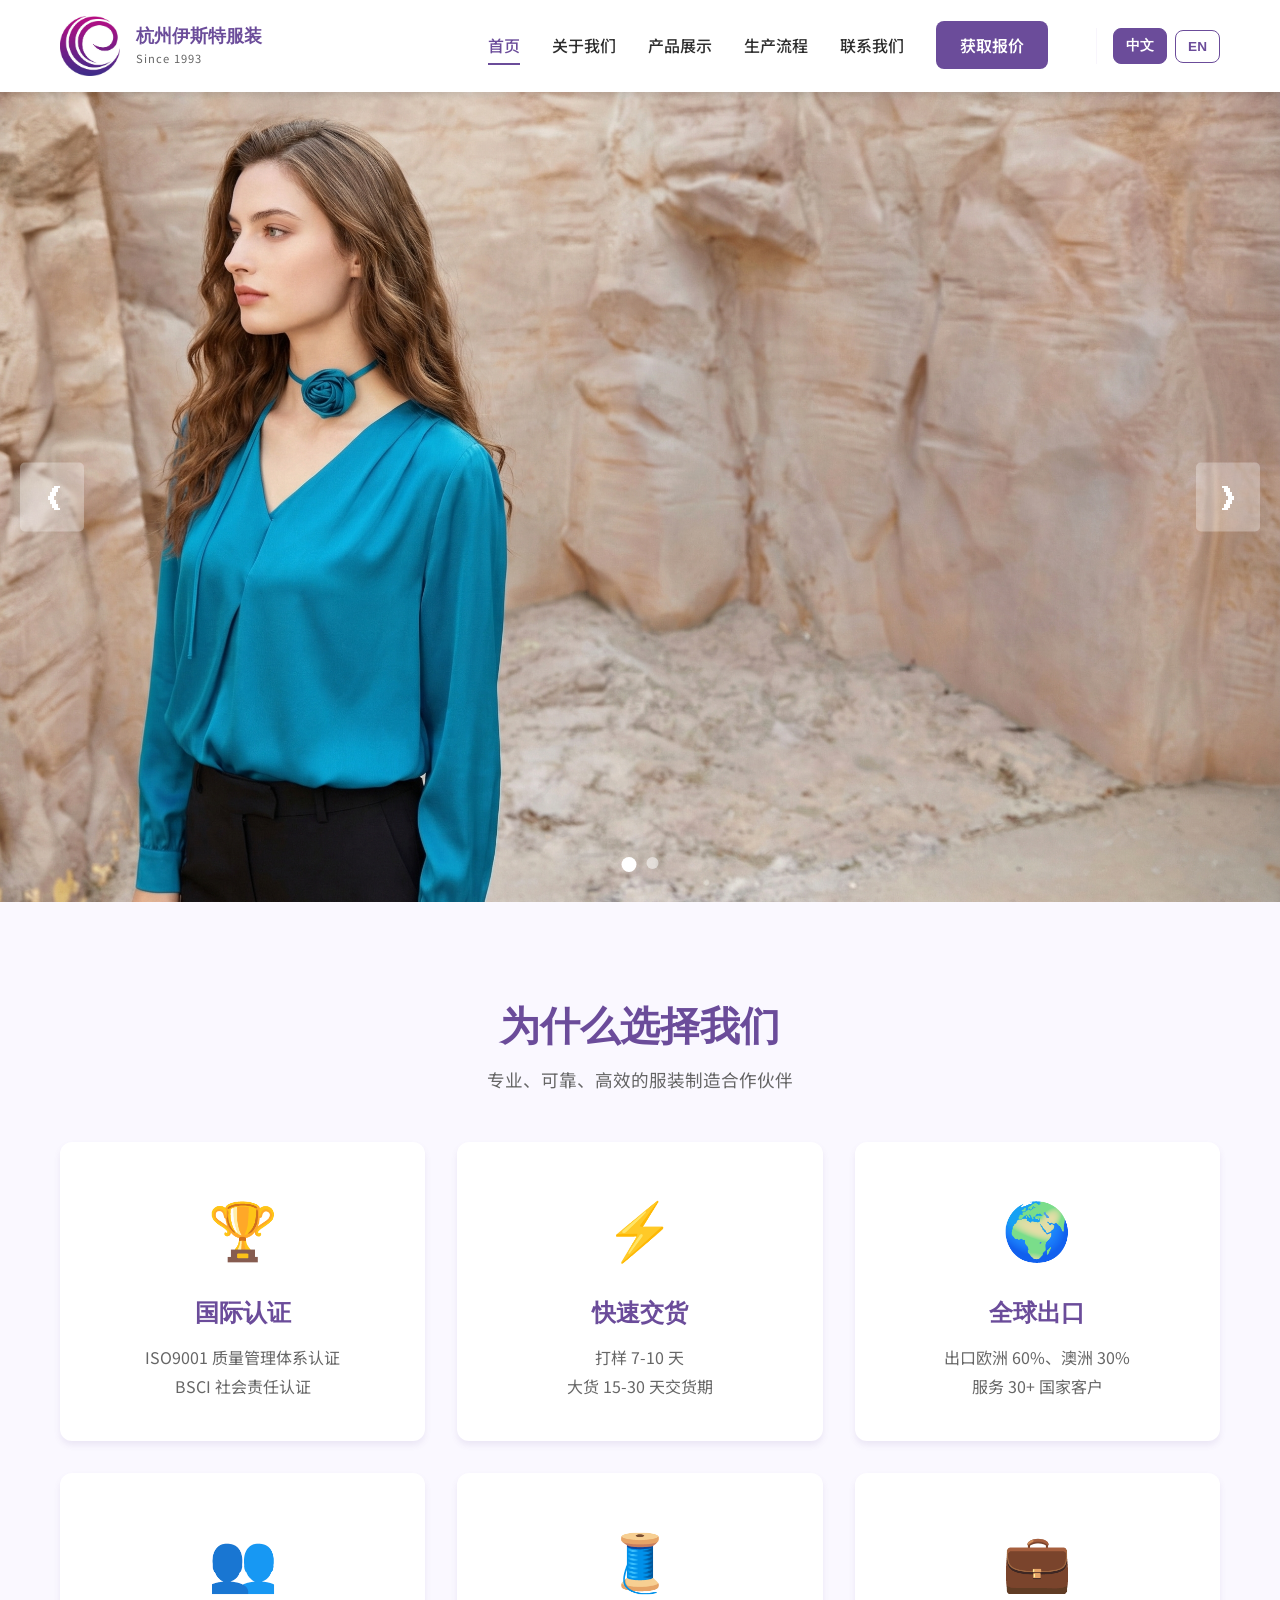
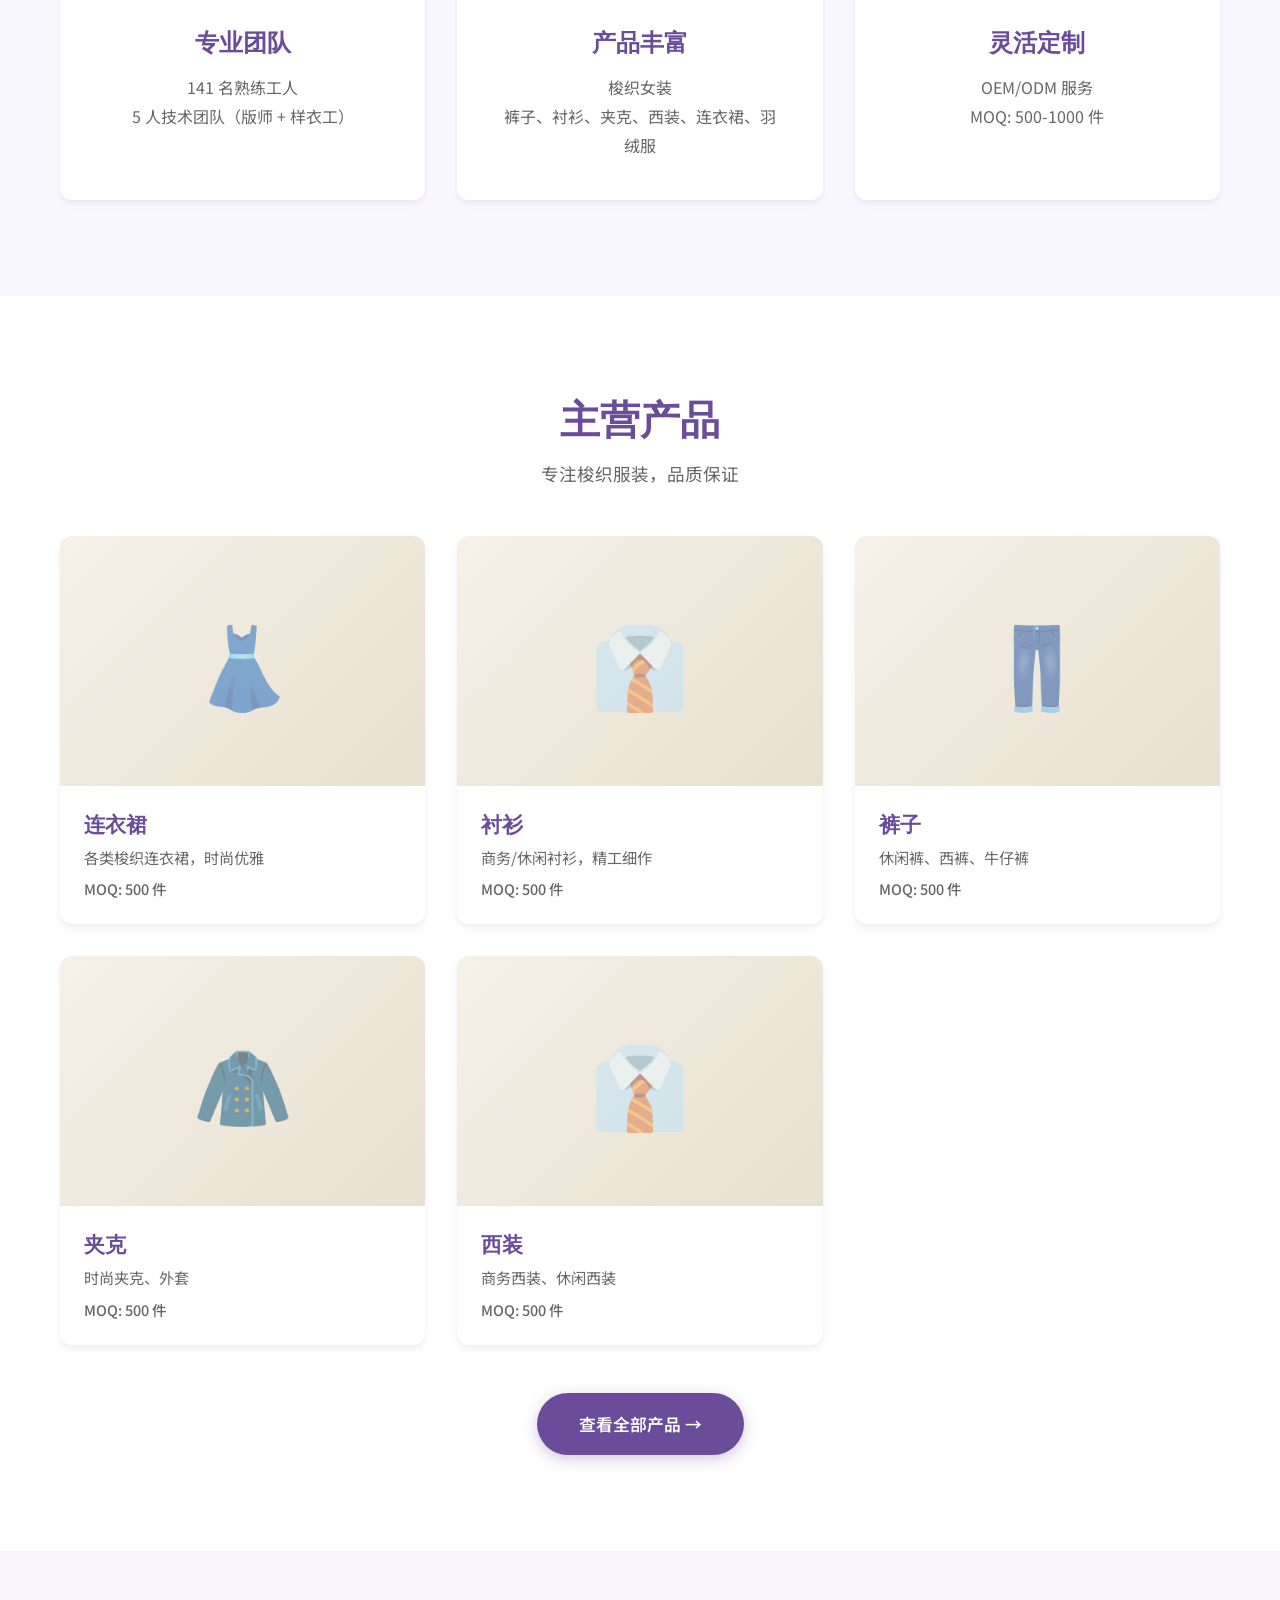
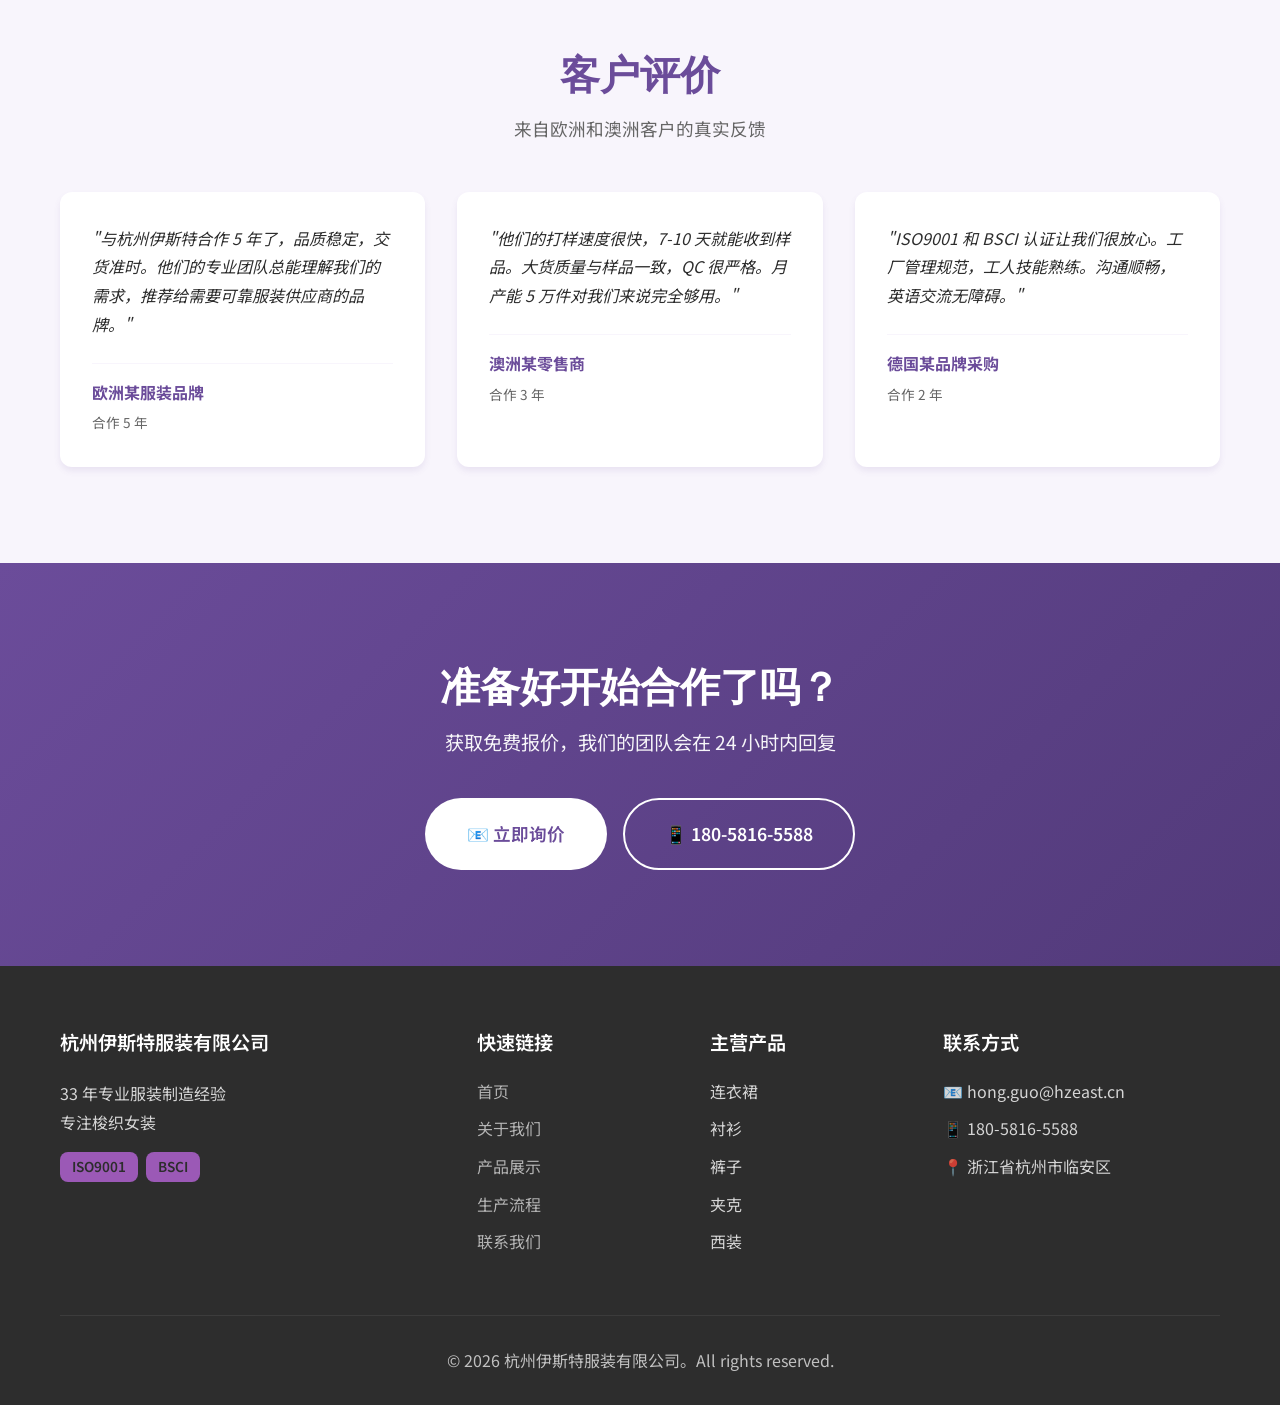
<file: index.html>
<!DOCTYPE html>
<html lang="zh-CN">
<head>
    <meta charset="UTF-8">
    <meta name="viewport" content="width=device-width, initial-scale=1.0">
    
    <!-- SEO -->
    <title>杭州伊斯特服装有限公司 | 33 年专业梭织女装制造商</title>
    <meta name="description" content="33 年服装制造经验，专注梭织女装。ISO9001&BSCI 认证，月产能 50,000 件，出口欧洲澳洲 30+ 国家。免费打样，快速交货。">
    <meta name="keywords" content="服装厂，女装制造，梭织服装，杭州服装厂，服装代工，BSCI 认证">
    
    <!-- Open Graph -->
    <meta property="og:title" content="杭州伊斯特服装 - 专业服装制造商 since 1993">
    <meta property="og:description" content="33 年经验，ISO9001 认证，月产能 5 万件，出口欧洲澳洲">
    <meta property="og:type" content="website">
    <meta property="og:image" content="images/og-image.jpg">
    
    <!-- 样式 -->
    <link rel="stylesheet" href="css/style.css">
    <link rel="preconnect" href="https://fonts.googleapis.com">
    <link href="https://fonts.googleapis.com/css2?family=Noto+Sans+SC:wght@300;400;500;700&family=Playfair+Display:wght@600;700&display=swap" rel="stylesheet">
</head>
<body>
    <!-- 导航栏 -->
    <header class="header">
        <nav class="navbar">
            <div class="container nav-container">
                <a href="index.html" class="logo">
                    <img src="images/logo.png" alt="杭州伊斯特服装 Logo" class="logo-image">
                    <div class="logo-text-wrapper">
                        <span class="logo-text-cn" data-i18n="logo-text">杭州伊斯特服装</span>
                        <span class="logo-text-en" data-i18n="logo-text-en" style="display:none;">East Clothing</span>
                        <span class="logo-sub">Since 1993</span>
                    </div>
                </a>
                <ul class="nav-menu">
                    <li><a href="index.html" class="nav-link active" data-i18n="nav-home">首页</a></li>
                    <li><a href="pages/about.html" class="nav-link" data-i18n="nav-about">关于我们</a></li>
                    <li><a href="pages/products.html" class="nav-link" data-i18n="nav-products">产品展示</a></li>
                    <li><a href="pages/process.html" class="nav-link" data-i18n="nav-process">生产流程</a></li>
                    <li><a href="pages/contact.html" class="nav-link" data-i18n="nav-contact">联系我们</a></li>
                    <li><a href="pages/contact.html" class="btn-quote" data-i18n="nav-quote">获取报价</a></li>
                    <li class="lang-switcher">
                        <button class="lang-switch-btn active" data-lang="zh" onclick="i18n.setLanguage('zh')">中文</button>
                        <button class="lang-switch-btn" data-lang="en" onclick="i18n.setLanguage('en')">EN</button>
                    </li>
                </ul>
                <button class="mobile-menu-btn" aria-label="菜单">
                    <span></span>
                    <span></span>
                    <span></span>
                </button>
            </div>
        </nav>
    </header>

    <main>
        <!-- Hero 轮播 Banner (2 张) -->
        <section class="hero-slider">
            <div class="slider-container">
                <!-- Banner 1: hero banner.jpg -->
                <div class="slider-slide active">
                    <img src="uploads/banner1.jpg" alt="杭州伊斯特服装" class="slider-image">
                </div>
                <!-- Banner 2: banner2.jpg -->
                <div class="slider-slide">
                    <img src="uploads/banner2.jpg" alt="生产车间" class="slider-image">
                </div>
            </div>
            <!-- 轮播控制 -->
            <button class="slider-prev" onclick="slider.prev()">&#10094;</button>
            <button class="slider-next" onclick="slider.next()">&#10095;</button>
            <div class="slider-dots">
                <span class="dot active" onclick="slider.goToSlide(0)"></span>
                <span class="dot" onclick="slider.goToSlide(1)"></span>
            </div>
        </section>

        <!-- 核心优势 -->
        <section class="features">
            <div class="container">
                <h2 class="section-title" data-i18n="features-title">为什么选择我们</h2>
                <p class="section-subtitle" data-i18n="features-subtitle">专业、可靠、高效的服装制造合作伙伴</p>
                <div class="features-grid">
                    <div class="feature-card">
                        <div class="feature-icon">🏆</div>
                        <h3 data-i18n="feature-cert-title">国际认证</h3>
                        <p data-i18n="feature-cert-desc">ISO9001 质量管理体系认证<br>BSCI 社会责任认证</p>
                    </div>
                    <div class="feature-card">
                        <div class="feature-icon">⚡</div>
                        <h3 data-i18n="feature-delivery-title">快速交货</h3>
                        <p data-i18n="feature-delivery-desc">打样 7-10 天<br>大货 15-30 天交货期</p>
                    </div>
                    <div class="feature-card">
                        <div class="feature-icon">🌍</div>
                        <h3 data-i18n="feature-global-title">全球出口</h3>
                        <p data-i18n="feature-global-desc">出口欧洲 60%、澳洲 30%<br>服务 30+ 国家客户</p>
                    </div>
                    <div class="feature-card">
                        <div class="feature-icon">👥</div>
                        <h3 data-i18n="feature-team-title">专业团队</h3>
                        <p data-i18n="feature-team-desc">141 名熟练工人<br>5 人技术团队（版师 + 样衣工）</p>
                    </div>
                    <div class="feature-card">
                        <div class="feature-icon">🧵</div>
                        <h3 data-i18n="feature-products-title">产品丰富</h3>
                        <p data-i18n="feature-products-desc">梭织女装<br>裤子、衬衫、夹克、西装、连衣裙、羽绒服</p>
                    </div>
                    <div class="feature-card">
                        <div class="feature-icon">💼</div>
                        <h3 data-i18n="feature-custom-title">灵活定制</h3>
                        <p data-i18n="feature-custom-desc">OEM/ODM 服务<br>MOQ: 500-1000 件</p>
                    </div>
                </div>
            </div>
        </section>

        <!-- 产品展示 -->
        <section class="products-preview">
            <div class="container">
                <h2 class="section-title" data-i18n="products-title">主营产品</h2>
                <p class="section-subtitle" data-i18n="products-subtitle">专注梭织服装，品质保证</p>
                <div class="products-grid">
                    <div class="product-card">
                        <div class="product-image" style="background: linear-gradient(135deg, #f5f1e8 0%, #e8e0d0 100%);">
                            <span class="product-placeholder">👗</span>
                        </div>
                        <h3 data-i18n="product-dress">连衣裙</h3>
                        <p class="product-desc" data-i18n="product-dress-desc">各类梭织连衣裙，时尚优雅</p>
                        <p class="product-moq" data-i18n="product-moq">MOQ: 500 件</p>
                    </div>
                    <div class="product-card">
                        <div class="product-image" style="background: linear-gradient(135deg, #f5f1e8 0%, #e8e0d0 100%);">
                            <span class="product-placeholder">👔</span>
                        </div>
                        <h3 data-i18n="product-shirt">衬衫</h3>
                        <p class="product-desc" data-i18n="product-shirt-desc">商务/休闲衬衫，精工细作</p>
                        <p class="product-moq" data-i18n="product-moq">MOQ: 500 件</p>
                    </div>
                    <div class="product-card">
                        <div class="product-image" style="background: linear-gradient(135deg, #f5f1e8 0%, #e8e0d0 100%);">
                            <span class="product-placeholder">👖</span>
                        </div>
                        <h3 data-i18n="product-pants">裤子</h3>
                        <p class="product-desc" data-i18n="product-pants-desc">休闲裤、西裤、牛仔裤</p>
                        <p class="product-moq" data-i18n="product-moq">MOQ: 500 件</p>
                    </div>
                    <div class="product-card">
                        <div class="product-image" style="background: linear-gradient(135deg, #f5f1e8 0%, #e8e0d0 100%);">
                            <span class="product-placeholder">🧥</span>
                        </div>
                        <h3 data-i18n="product-jacket">夹克</h3>
                        <p class="product-desc" data-i18n="product-jacket-desc">时尚夹克、外套</p>
                        <p class="product-moq" data-i18n="product-moq">MOQ: 500 件</p>
                    </div>
                    <div class="product-card">
                        <div class="product-image" style="background: linear-gradient(135deg, #f5f1e8 0%, #e8e0d0 100%);">
                            <span class="product-placeholder">👔</span>
                        </div>
                        <h3 data-i18n="product-suit">西装</h3>
                        <p class="product-desc" data-i18n="product-suit-desc">商务西装、休闲西装</p>
                        <p class="product-moq" data-i18n="product-moq">MOQ: 500 件</p>
                    </div>
                </div>
                <div class="products-more">
                    <a href="pages/products.html" class="btn btn-primary" data-i18n="products-more">查看全部产品 →</a>
                </div>
            </div>
        </section>

        <!-- 客户见证 -->
        <section class="testimonials">
            <div class="container">
                <h2 class="section-title" data-i18n="testimonials-title">客户评价</h2>
                <p class="section-subtitle" data-i18n="testimonials-subtitle">来自欧洲和澳洲客户的真实反馈</p>
                <div class="testimonials-grid">
                    <div class="testimonial-card">
                        <div class="testimonial-content">
                            <p>"与杭州伊斯特合作 5 年了，品质稳定，交货准时。他们的专业团队总能理解我们的需求，推荐给需要可靠服装供应商的品牌。"</p>
                        </div>
                        <div class="testimonial-author">
                            <div class="author-info">
                                <strong>欧洲某服装品牌</strong>
                                <span>合作 5 年</span>
                            </div>
                        </div>
                    </div>
                    <div class="testimonial-card">
                        <div class="testimonial-content">
                            <p>"他们的打样速度很快，7-10 天就能收到样品。大货质量与样品一致，QC 很严格。月产能 5 万件对我们来说完全够用。"</p>
                        </div>
                        <div class="testimonial-author">
                            <div class="author-info">
                                <strong>澳洲某零售商</strong>
                                <span>合作 3 年</span>
                            </div>
                        </div>
                    </div>
                    <div class="testimonial-card">
                        <div class="testimonial-content">
                            <p>"ISO9001 和 BSCI 认证让我们很放心。工厂管理规范，工人技能熟练。沟通顺畅，英语交流无障碍。"</p>
                        </div>
                        <div class="testimonial-author">
                            <div class="author-info">
                                <strong>德国某品牌采购</strong>
                                <span>合作 2 年</span>
                            </div>
                        </div>
                    </div>
                </div>
            </div>
        </section>

        <!-- CTA 区域 -->
        <section class="cta">
            <div class="container">
                <h2 data-i18n="cta-title">准备好开始合作了吗？</h2>
                <p data-i18n="cta-subtitle">获取免费报价，我们的团队会在 24 小时内回复</p>
                <div class="cta-buttons">
                    <a href="pages/contact.html" class="btn btn-white btn-large" data-i18n="cta-button">
                        📧 立即询价
                    </a>
                    <a href="tel:18058165588" class="btn btn-outline btn-large" data-i18n="cta-phone">
                        📱 180-5816-5588
                    </a>
                </div>
            </div>
        </section>
    </main>

    <!-- 页脚 -->
    <footer class="footer">
        <div class="container">
            <div class="footer-grid">
                <div class="footer-col">
                    <h4 data-i18n="footer-company">杭州伊斯特服装有限公司</h4>
                    <p data-i18n="footer-desc">33 年专业服装制造经验<br>专注梭织女装</p>
                    <div class="footer-certifications">
                        <span class="cert-badge">ISO9001</span>
                        <span class="cert-badge">BSCI</span>
                    </div>
                </div>
                <div class="footer-col">
                    <h4 data-i18n="footer-links">快速链接</h4>
                    <ul>
                        <li><a href="index.html" data-i18n="nav-home">首页</a></li>
                        <li><a href="pages/about.html" data-i18n="nav-about">关于我们</a></li>
                        <li><a href="pages/products.html" data-i18n="nav-products">产品展示</a></li>
                        <li><a href="pages/process.html" data-i18n="nav-process">生产流程</a></li>
                        <li><a href="pages/contact.html" data-i18n="nav-contact">联系我们</a></li>
                    </ul>
                </div>
                <div class="footer-col">
                    <h4 data-i18n="footer-products">主营产品</h4>
                    <ul>
                        <li data-i18n="product-dress">连衣裙</li>
                        <li data-i18n="product-shirt">衬衫</li>
                        <li data-i18n="product-pants">裤子</li>
                        <li data-i18n="product-jacket">夹克</li>
                        <li data-i18n="product-suit">西装</li>
                    </ul>
                </div>
                <div class="footer-col">
                    <h4 data-i18n="footer-contact">联系方式</h4>
                    <ul class="contact-info">
                        <li>📧 hong.guo@hzeast.cn</li>
                        <li>📱 180-5816-5588</li>
                        <li>📍 浙江省杭州市临安区</li>
                    </ul>
                </div>
            </div>
            <div class="footer-bottom">
                <p data-i18n="footer-rights">&copy; 2026 杭州伊斯特服装有限公司。All rights reserved.</p>
            </div>
        </div>
    </footer>

    <script src="js/i18n.js"></script>
    <script src="js/main.js"></script>
</body>
</html>
</file>
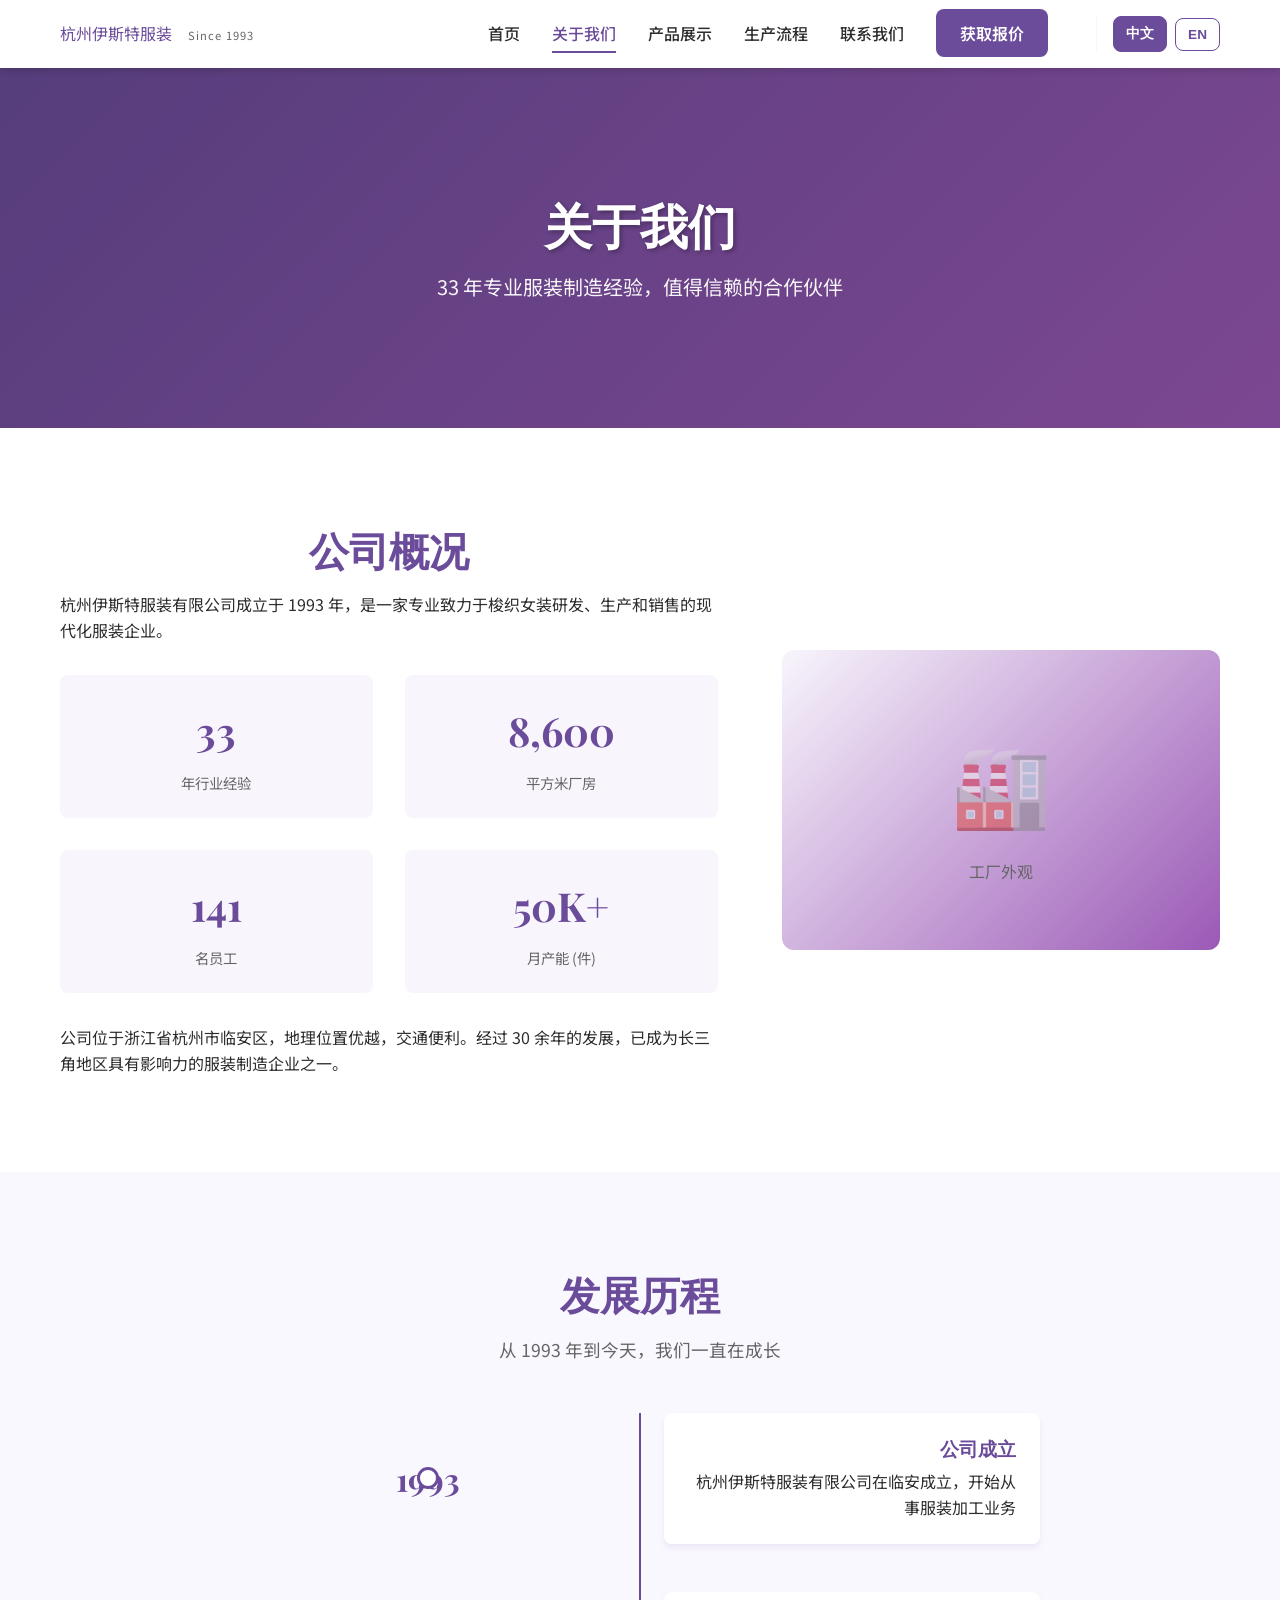
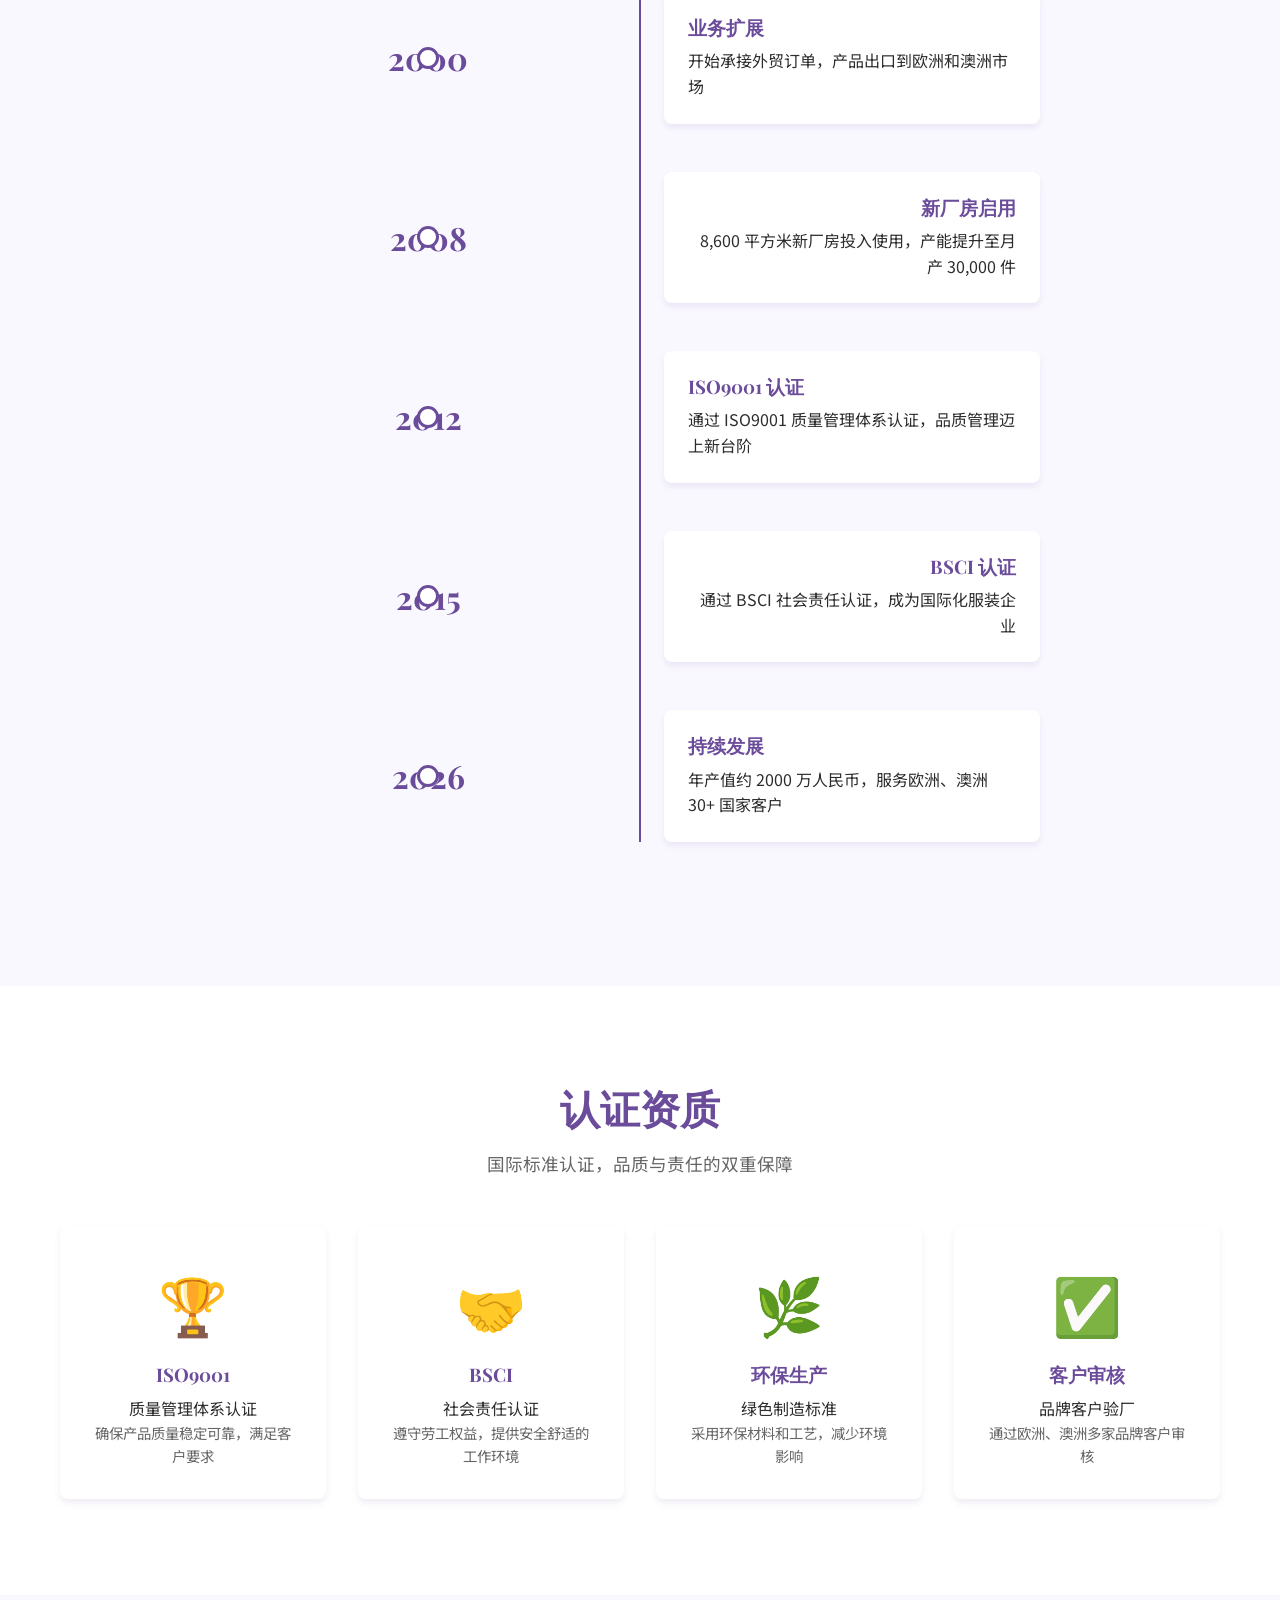
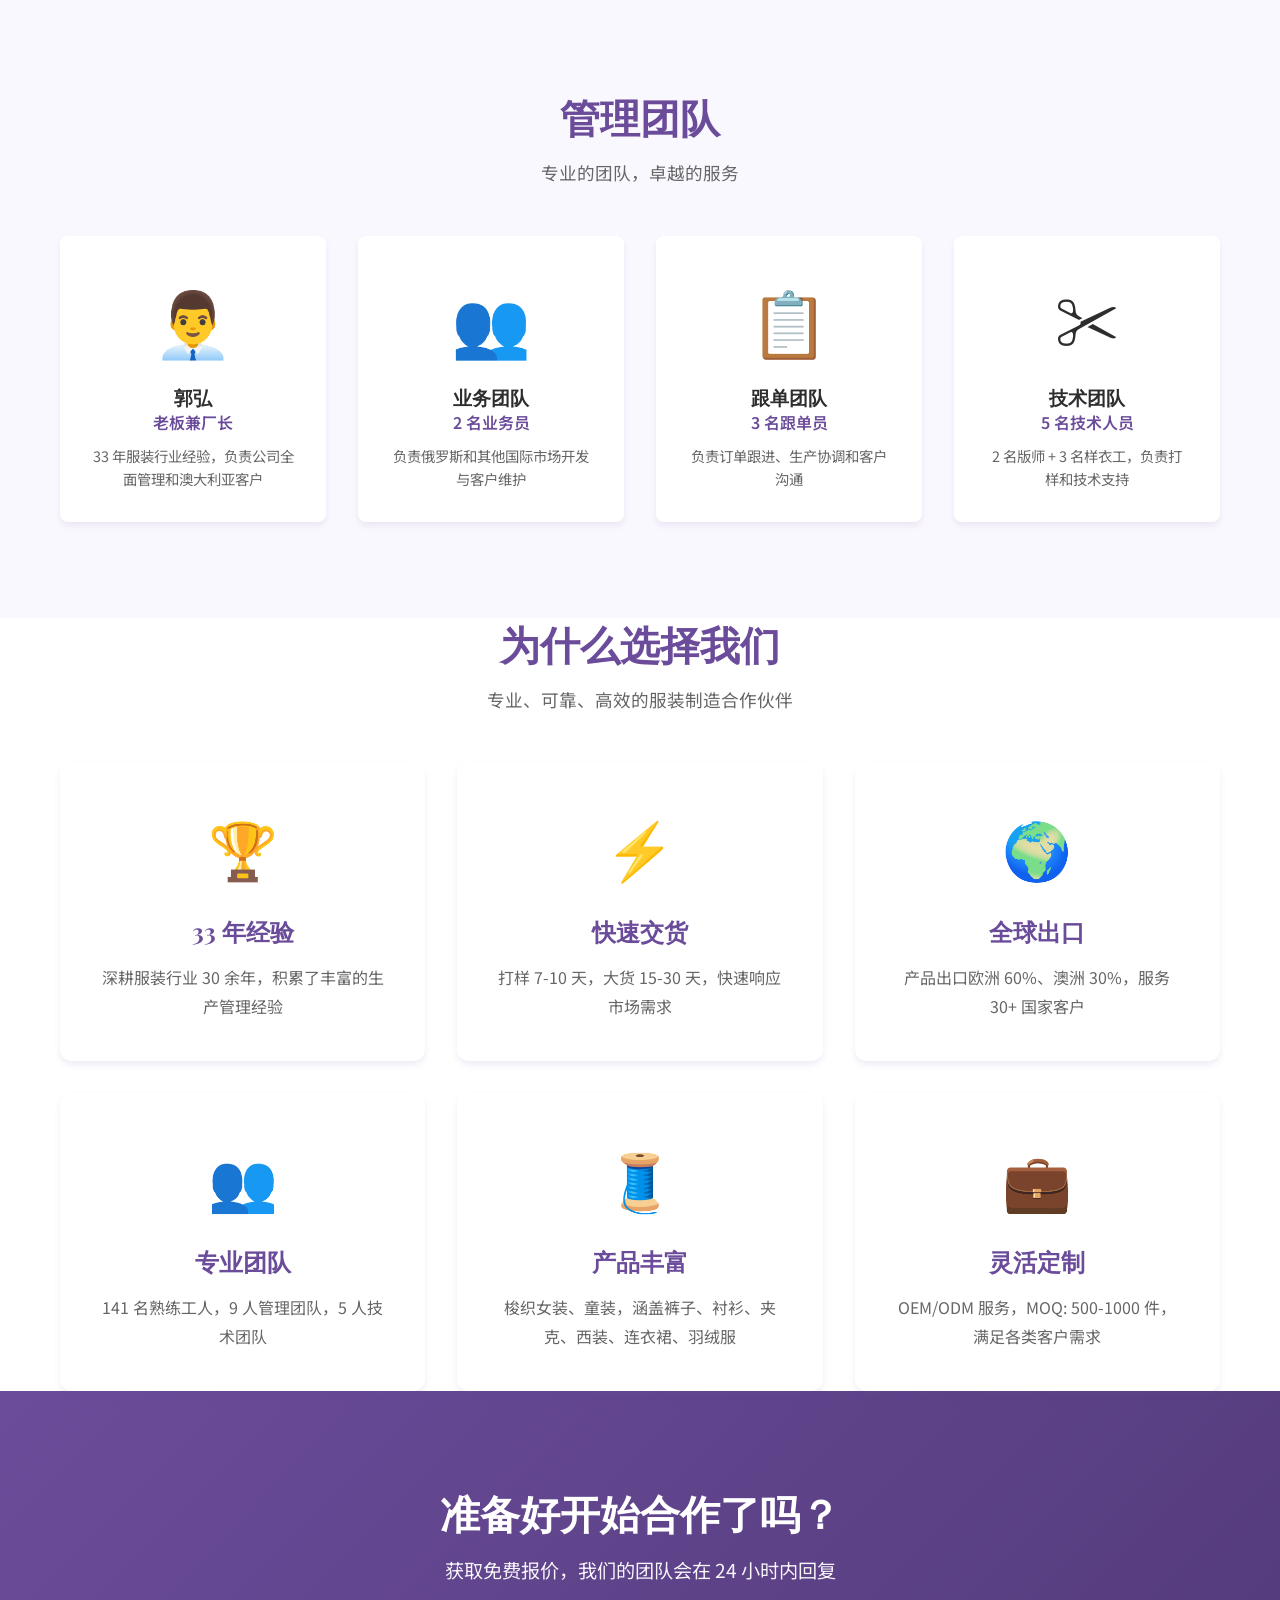
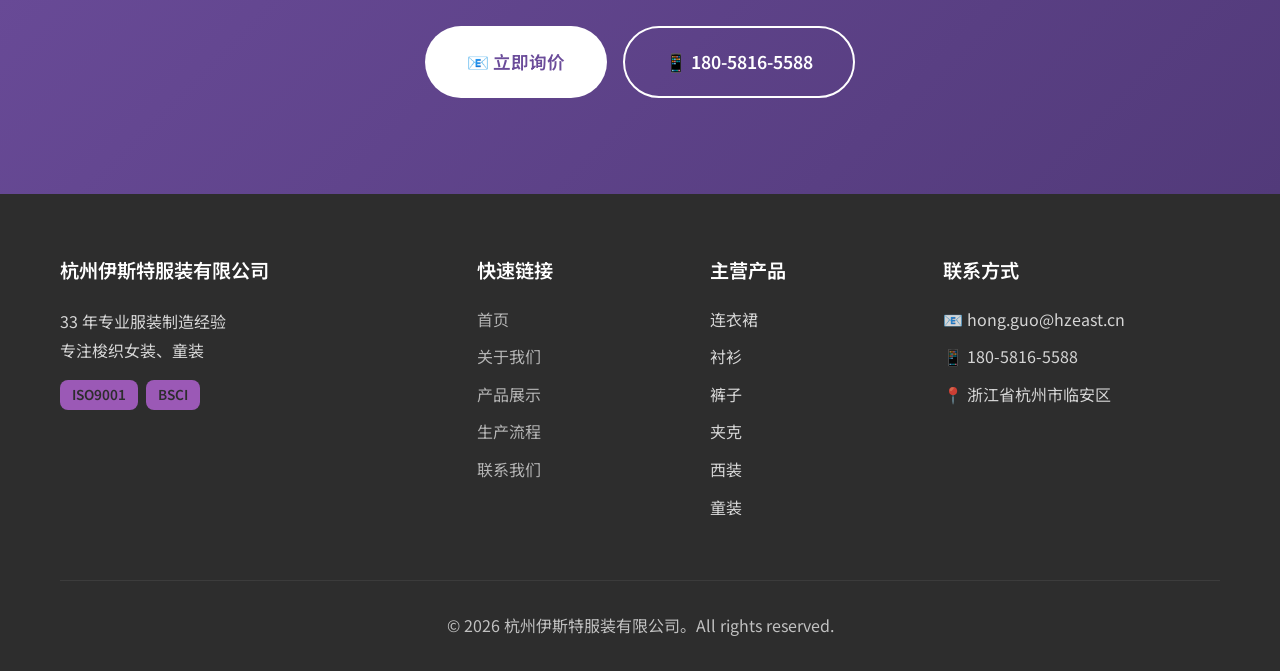
<file: pages/about.html>
<!DOCTYPE html>
<html lang="zh-CN">
<head>
    <meta charset="UTF-8">
    <meta name="viewport" content="width=device-width, initial-scale=1.0">
    
    <!-- SEO -->
    <title data-i18n-page="about-title">关于我们 | 杭州伊斯特服装有限公司 - 33 年专业服装制造商</title>
    <meta name="description" content="杭州伊斯特服装有限公司成立于 1993 年，33 年专业服装制造经验。ISO9001 & BSCI 认证，141 名熟练工人，月产能 50,000 件，出口欧洲澳洲 30+ 国家。">
    <meta name="keywords" content="杭州伊斯特服装，服装厂历史，ISO9001 认证，BSCI 认证，服装制造企业">
    
    <!-- 样式 -->
    <link rel="stylesheet" href="../css/style.css">
    <link rel="stylesheet" href="../css/pages.css">
    <link href="https://fonts.googleapis.com/css2?family=Noto+Sans+SC:wght@300;400;500;700&family=Playfair+Display:wght@600;700&display=swap" rel="stylesheet">
</head>
<body>
    <!-- 导航栏 -->
    <header class="header">
        <nav class="navbar">
            <div class="container nav-container">
                <a href="../index.html" class="logo">
                    <span class="logo-text">杭州伊斯特服装</span>
                    <span class="logo-sub">Since 1993</span>
                </a>
                <ul class="nav-menu">
                    <li><a href="../index.html" class="nav-link" data-i18n="nav-home">首页</a></li>
                    <li><a href="about.html" class="nav-link active" data-i18n="nav-about">关于我们</a></li>
                    <li><a href="products.html" class="nav-link" data-i18n="nav-products">产品展示</a></li>
                    <li><a href="process.html" class="nav-link" data-i18n="nav-process">生产流程</a></li>
                    <li><a href="contact.html" class="nav-link" data-i18n="nav-contact">联系我们</a></li>
                    <li><a href="contact.html" class="btn-quote" data-i18n="nav-quote">获取报价</a></li>
                    <li class="lang-switcher">
                        <button class="lang-switch-btn active" data-lang="zh" onclick="i18n.setLanguage('zh')">中文</button>
                        <button class="lang-switch-btn" data-lang="en" onclick="i18n.setLanguage('en')">EN</button>
                    </li>
                </ul>
                <button class="mobile-menu-btn" aria-label="菜单">
                    <span></span>
                    <span></span>
                    <span></span>
                </button>
            </div>
        </nav>
    </header>

    <main>
        <!-- Page Hero -->
        <section class="page-hero">
            <div class="page-hero-overlay"></div>
            <div class="container page-hero-content">
                <h1 data-i18n="about-hero-title">关于我们</h1>
                <p data-i18n="about-hero-subtitle">33 年专业服装制造经验，值得信赖的合作伙伴</p>
            </div>
        </section>

        <!-- 公司概况 -->
        <section class="about-intro">
            <div class="container">
                <div class="about-grid">
                    <div class="about-text">
                        <h2 class="section-title" data-i18n="about-section-title">公司概况</h2>
                        <p class="lead" data-i18n="about-lead">杭州伊斯特服装有限公司成立于 1993 年，是一家专业致力于梭织女装研发、生产和销售的现代化服装企业。</p>
                        
                        <div class="about-stats">
                            <div class="stat-box">
                                <span class="stat-number">33</span>
                                <span class="stat-label" data-i18n="about-stat-experience">年行业经验</span>
                            </div>
                            <div class="stat-box">
                                <span class="stat-number">8,600</span>
                                <span class="stat-label" data-i18n="about-stat-factory">平方米厂房</span>
                            </div>
                            <div class="stat-box">
                                <span class="stat-number">141</span>
                                <span class="stat-label" data-i18n="about-stat-workers">名员工</span>
                            </div>
                            <div class="stat-box">
                                <span class="stat-number">50K+</span>
                                <span class="stat-label" data-i18n="about-stat-capacity">月产能 (件)</span>
                            </div>
                        </div>

                        <p data-i18n="about-text2">公司位于浙江省杭州市临安区，地理位置优越，交通便利。经过 30 余年的发展，已成为长三角地区具有影响力的服装制造企业之一。</p>
                    </div>
                    <div class="about-image">
                        <div class="image-placeholder">
                            <span>🏭</span>
                            <p>工厂外观</p>
                        </div>
                    </div>
                </div>
            </div>
        </section>

        <!-- 发展历程 -->
        <section class="timeline-section">
            <div class="container">
                <h2 class="section-title">发展历程</h2>
                <p class="section-subtitle">从 1993 年到今天，我们一直在成长</p>
                
                <div class="timeline">
                    <div class="timeline-item">
                        <div class="timeline-year">1993</div>
                        <div class="timeline-content">
                            <h3>公司成立</h3>
                            <p>杭州伊斯特服装有限公司在临安成立，开始从事服装加工业务</p>
                        </div>
                    </div>
                    <div class="timeline-item">
                        <div class="timeline-year">2000</div>
                        <div class="timeline-content">
                            <h3>业务扩展</h3>
                            <p>开始承接外贸订单，产品出口到欧洲和澳洲市场</p>
                        </div>
                    </div>
                    <div class="timeline-item">
                        <div class="timeline-year">2008</div>
                        <div class="timeline-content">
                            <h3>新厂房启用</h3>
                            <p>8,600 平方米新厂房投入使用，产能提升至月产 30,000 件</p>
                        </div>
                    </div>
                    <div class="timeline-item">
                        <div class="timeline-year">2012</div>
                        <div class="timeline-content">
                            <h3>ISO9001 认证</h3>
                            <p>通过 ISO9001 质量管理体系认证，品质管理迈上新台阶</p>
                        </div>
                    </div>
                    <div class="timeline-item">
                        <div class="timeline-year">2015</div>
                        <div class="timeline-content">
                            <h3>BSCI 认证</h3>
                            <p>通过 BSCI 社会责任认证，成为国际化服装企业</p>
                        </div>
                    </div>
                    <div class="timeline-item">
                        <div class="timeline-year">2026</div>
                        <div class="timeline-content">
                            <h3>持续发展</h3>
                            <p>年产值约 2000 万人民币，服务欧洲、澳洲 30+ 国家客户</p>
                        </div>
                    </div>
                </div>
            </div>
        </section>

        <!-- 认证资质 -->
        <section class="certifications">
            <div class="container">
                <h2 class="section-title">认证资质</h2>
                <p class="section-subtitle">国际标准认证，品质与责任的双重保障</p>
                
                <div class="cert-grid">
                    <div class="cert-card">
                        <div class="cert-icon">🏆</div>
                        <h3>ISO9001</h3>
                        <p>质量管理体系认证</p>
                        <p class="cert-desc">确保产品质量稳定可靠，满足客户要求</p>
                    </div>
                    <div class="cert-card">
                        <div class="cert-icon">🤝</div>
                        <h3>BSCI</h3>
                        <p>社会责任认证</p>
                        <p class="cert-desc">遵守劳工权益，提供安全舒适的工作环境</p>
                    </div>
                    <div class="cert-card">
                        <div class="cert-icon">🌿</div>
                        <h3>环保生产</h3>
                        <p>绿色制造标准</p>
                        <p class="cert-desc">采用环保材料和工艺，减少环境影响</p>
                    </div>
                    <div class="cert-card">
                        <div class="cert-icon">✅</div>
                        <h3>客户审核</h3>
                        <p>品牌客户验厂</p>
                        <p class="cert-desc">通过欧洲、澳洲多家品牌客户审核</p>
                    </div>
                </div>
            </div>
        </section>

        <!-- 团队介绍 -->
        <section class="team-section">
            <div class="container">
                <h2 class="section-title">管理团队</h2>
                <p class="section-subtitle">专业的团队，卓越的服务</p>
                
                <div class="team-grid">
                    <div class="team-card">
                        <div class="team-avatar">👨‍💼</div>
                        <h3>郭弘</h3>
                        <p class="team-role">老板兼厂长</p>
                        <p class="team-desc">33 年服装行业经验，负责公司全面管理和澳大利亚客户</p>
                    </div>
                    <div class="team-card">
                        <div class="team-avatar">👥</div>
                        <h3>业务团队</h3>
                        <p class="team-role">2 名业务员</p>
                        <p class="team-desc">负责俄罗斯和其他国际市场开发与客户维护</p>
                    </div>
                    <div class="team-card">
                        <div class="team-avatar">📋</div>
                        <h3>跟单团队</h3>
                        <p class="team-role">3 名跟单员</p>
                        <p class="team-desc">负责订单跟进、生产协调和客户沟通</p>
                    </div>
                    <div class="team-card">
                        <div class="team-avatar">✂️</div>
                        <h3>技术团队</h3>
                        <p class="team-role">5 名技术人员</p>
                        <p class="team-desc">2 名版师 + 3 名样衣工，负责打样和技术支持</p>
                    </div>
                </div>
            </div>
        </section>

        <!-- 核心优势 -->
        <section class="why-us">
            <div class="container">
                <h2 class="section-title">为什么选择我们</h2>
                <p class="section-subtitle">专业、可靠、高效的服装制造合作伙伴</p>
                
                <div class="features-grid">
                    <div class="feature-card">
                        <div class="feature-icon">🏆</div>
                        <h3>33 年经验</h3>
                        <p>深耕服装行业 30 余年，积累了丰富的生产管理经验</p>
                    </div>
                    <div class="feature-card">
                        <div class="feature-icon">⚡</div>
                        <h3>快速交货</h3>
                        <p>打样 7-10 天，大货 15-30 天，快速响应市场需求</p>
                    </div>
                    <div class="feature-card">
                        <div class="feature-icon">🌍</div>
                        <h3>全球出口</h3>
                        <p>产品出口欧洲 60%、澳洲 30%，服务 30+ 国家客户</p>
                    </div>
                    <div class="feature-card">
                        <div class="feature-icon">👥</div>
                        <h3>专业团队</h3>
                        <p>141 名熟练工人，9 人管理团队，5 人技术团队</p>
                    </div>
                    <div class="feature-card">
                        <div class="feature-icon">🧵</div>
                        <h3>产品丰富</h3>
                        <p>梭织女装、童装，涵盖裤子、衬衫、夹克、西装、连衣裙、羽绒服</p>
                    </div>
                    <div class="feature-card">
                        <div class="feature-icon">💼</div>
                        <h3>灵活定制</h3>
                        <p>OEM/ODM 服务，MOQ: 500-1000 件，满足各类客户需求</p>
                    </div>
                </div>
            </div>
        </section>

        <!-- CTA -->
        <section class="cta">
            <div class="container">
                <h2>准备好开始合作了吗？</h2>
                <p>获取免费报价，我们的团队会在 24 小时内回复</p>
                <div class="cta-buttons">
                    <a href="contact.html" class="btn btn-white btn-large">
                        📧 立即询价
                    </a>
                    <a href="tel:18058165588" class="btn btn-outline btn-large">
                        📱 180-5816-5588
                    </a>
                </div>
            </div>
        </section>
    </main>

    <!-- 页脚 -->
    <footer class="footer">
        <div class="container">
            <div class="footer-grid">
                <div class="footer-col">
                    <h4>杭州伊斯特服装有限公司</h4>
                    <p>33 年专业服装制造经验<br>专注梭织女装、童装</p>
                    <div class="footer-certifications">
                        <span class="cert-badge">ISO9001</span>
                        <span class="cert-badge">BSCI</span>
                    </div>
                </div>
                <div class="footer-col">
                    <h4>快速链接</h4>
                    <ul>
                        <li><a href="../index.html">首页</a></li>
                        <li><a href="about.html">关于我们</a></li>
                        <li><a href="products.html">产品展示</a></li>
                        <li><a href="process.html">生产流程</a></li>
                        <li><a href="contact.html">联系我们</a></li>
                    </ul>
                </div>
                <div class="footer-col">
                    <h4>主营产品</h4>
                    <ul>
                        <li>连衣裙</li>
                        <li>衬衫</li>
                        <li>裤子</li>
                        <li>夹克</li>
                        <li>西装</li>
                        <li>童装</li>
                    </ul>
                </div>
                <div class="footer-col">
                    <h4>联系方式</h4>
                    <ul class="contact-info">
                        <li>📧 hong.guo@hzeast.cn</li>
                        <li>📱 180-5816-5588</li>
                        <li>📍 浙江省杭州市临安区</li>
                    </ul>
                </div>
            </div>
            <div class="footer-bottom">
                <p>&copy; 2026 杭州伊斯特服装有限公司。All rights reserved.</p>
            </div>
        </div>
    </footer>

    <script src="../js/main.js"></script>
    <script src="../js/i18n.js"></script>
</body>
</html>
</file>
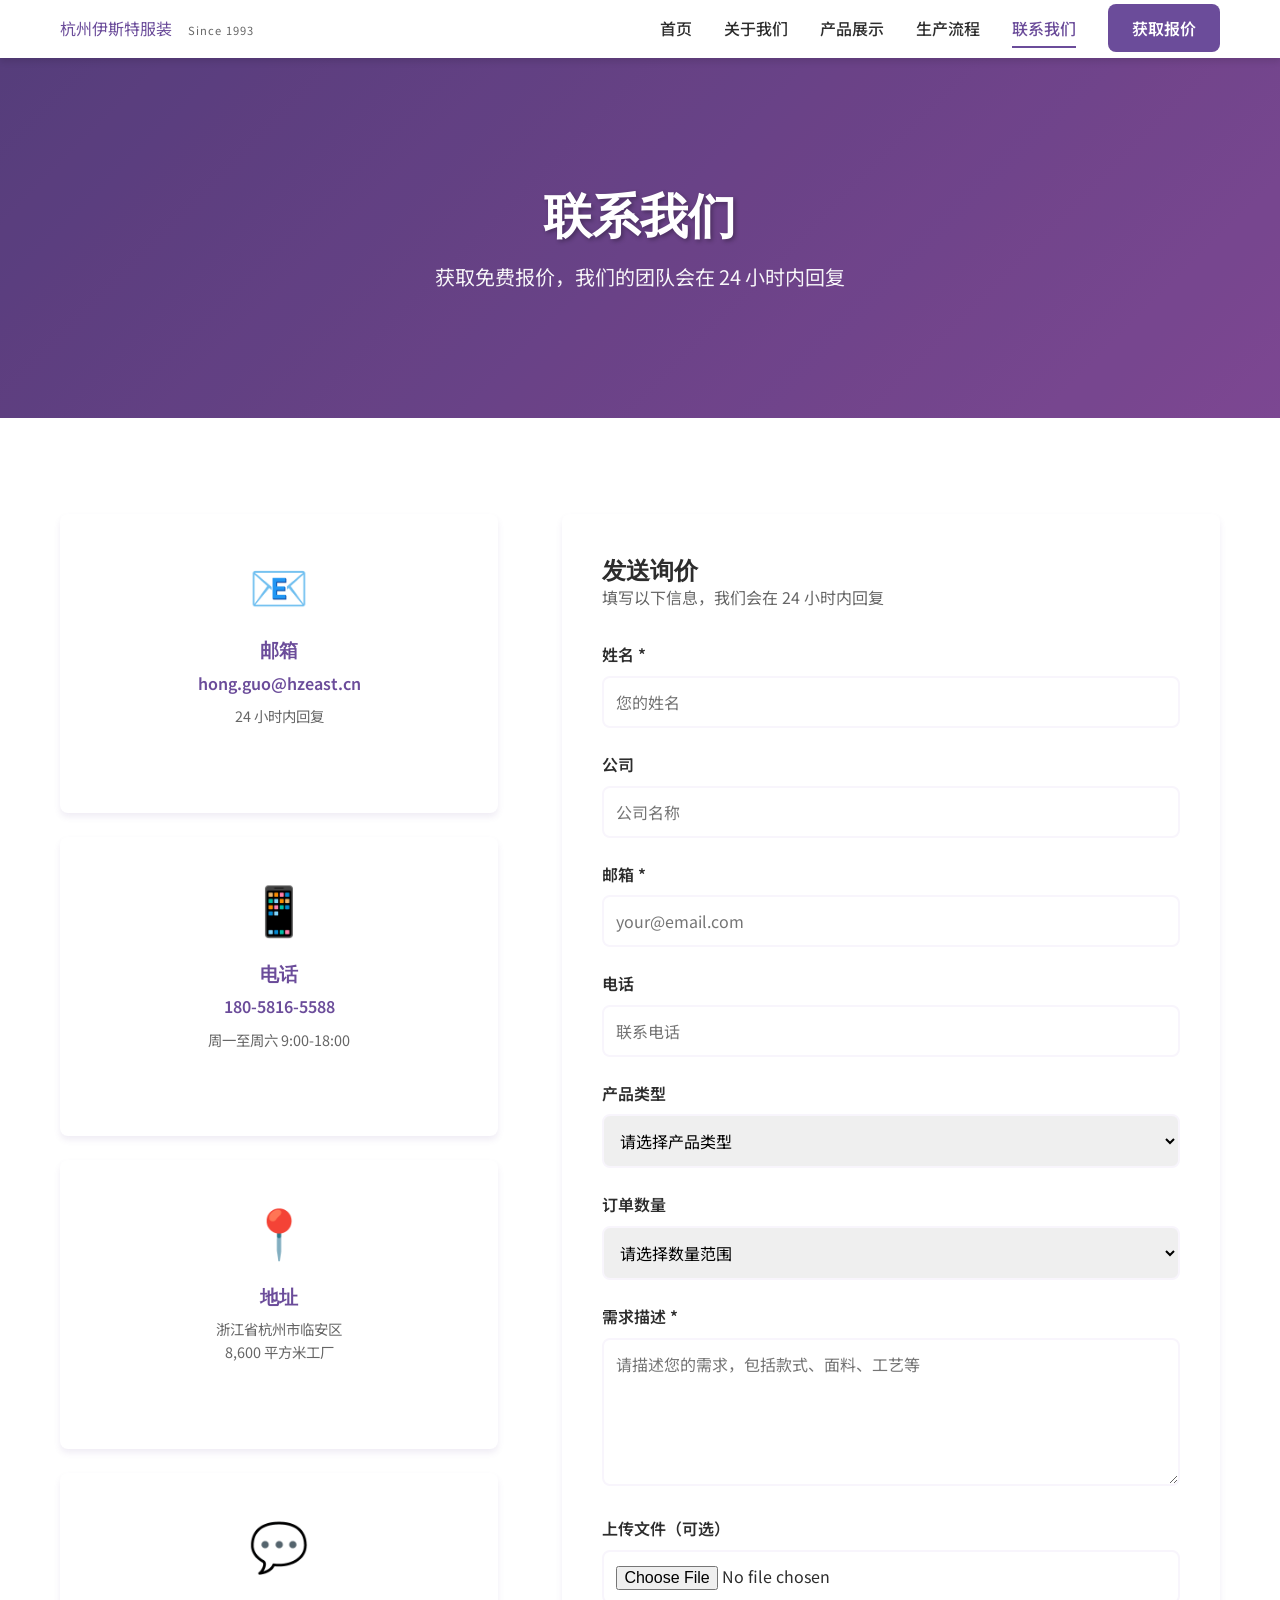
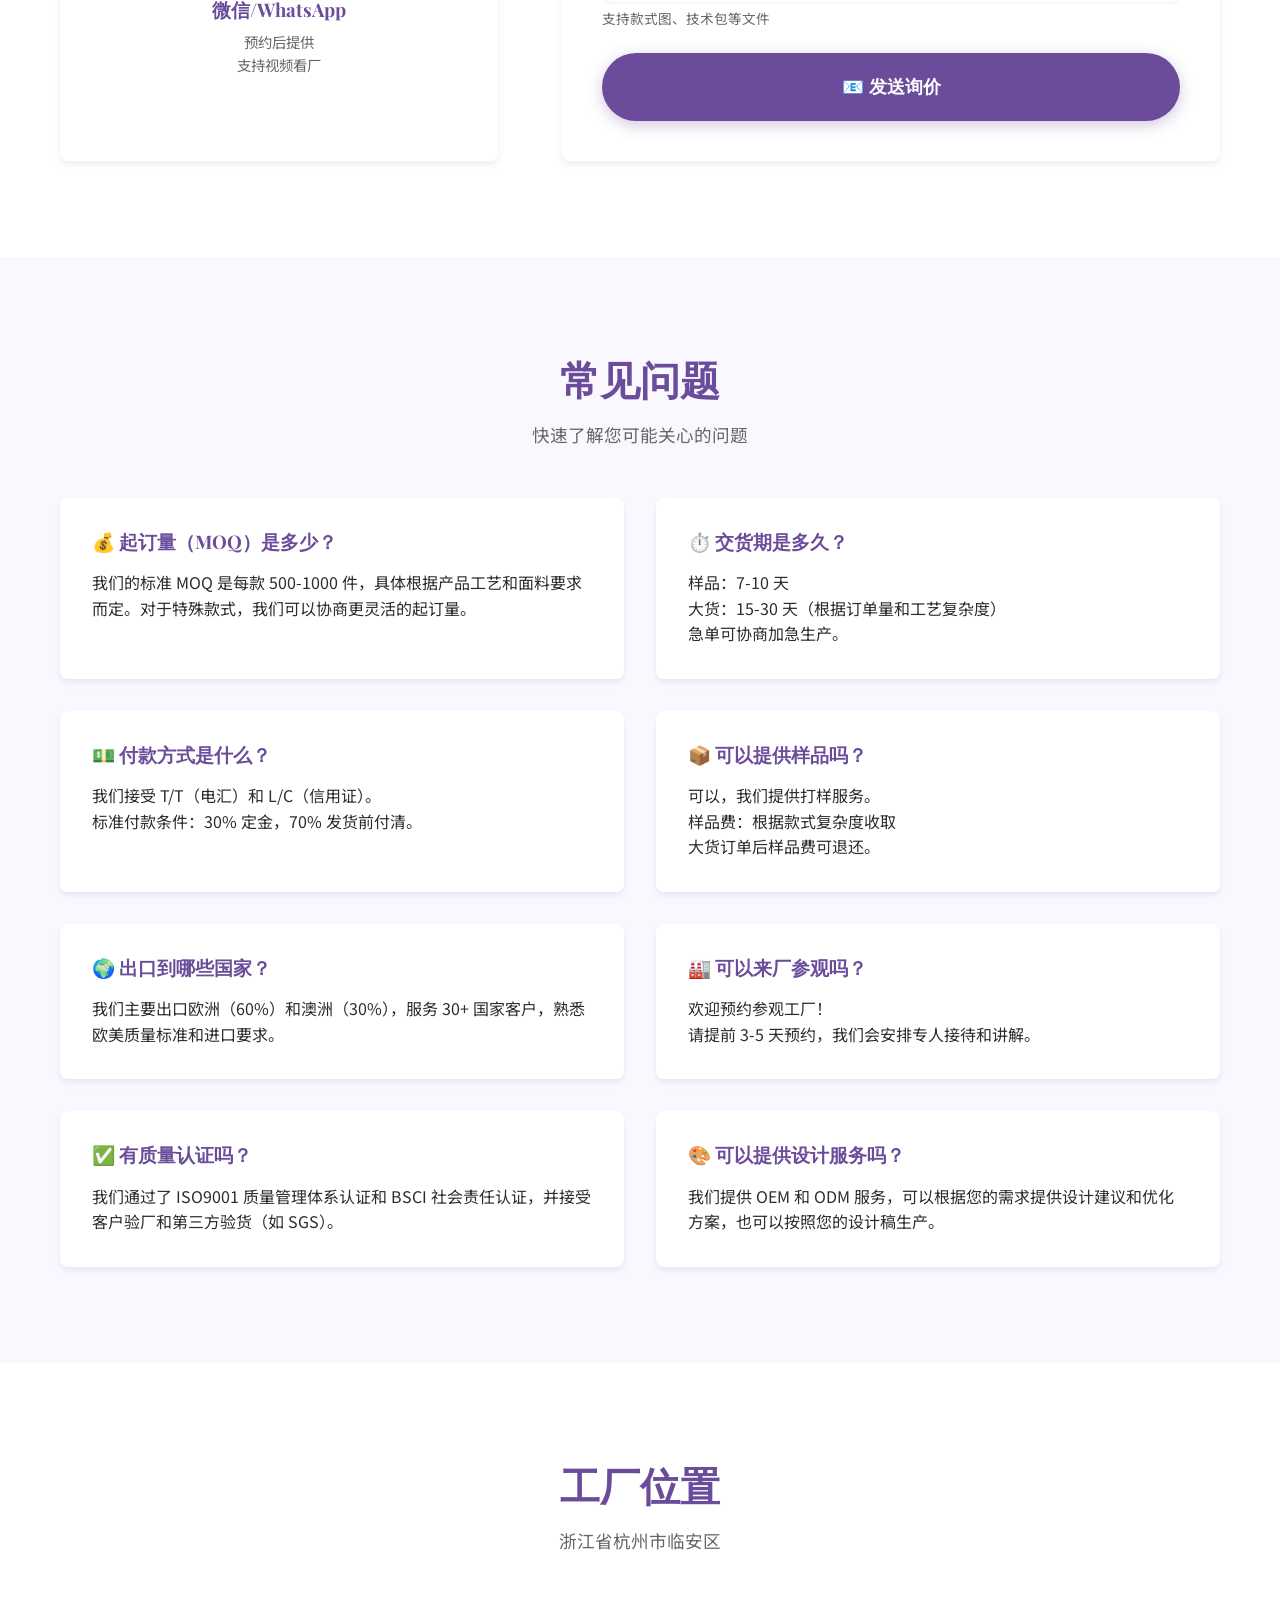
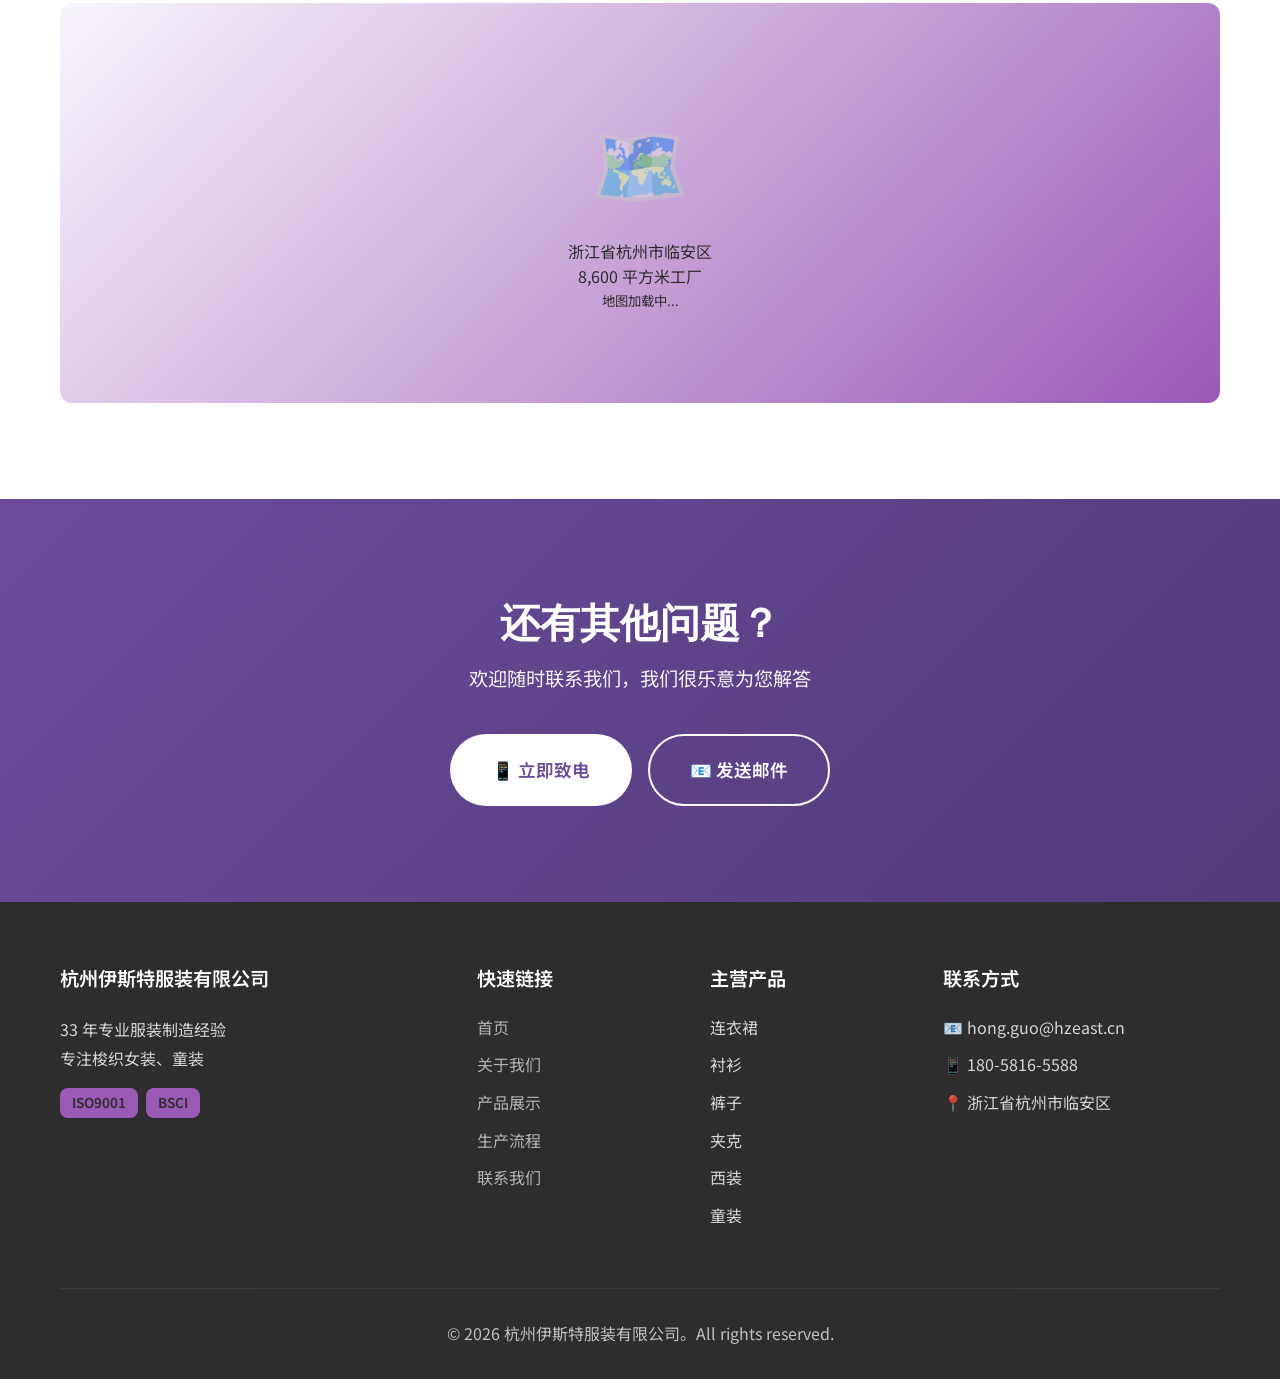
<file: pages/contact.html>
<!DOCTYPE html>
<html lang="zh-CN">
<head>
    <meta charset="UTF-8">
    <meta name="viewport" content="width=device-width, initial-scale=1.0">
    
    <!-- SEO -->
    <title>联系我们 | 杭州伊斯特服装 - 获取免费报价</title>
    <meta name="description" content联系杭州伊斯特服装有限公司，获取服装定制报价。电话：180-5816-5588，邮箱：hong.guo@hzeast.cn。24 小时内回复。">
    <meta name="keywords" content="联系服装厂，服装报价，服装定制，杭州服装厂，联系方式">
    
    <!-- 样式 -->
    <link rel="stylesheet" href="../css/style.css">
    <link rel="stylesheet" href="../css/pages.css">
    <link href="https://fonts.googleapis.com/css2?family=Noto+Sans+SC:wght@300;400;500;700&family=Playfair+Display:wght@600;700&display=swap" rel="stylesheet">
</head>
<body>
    <!-- 导航栏 -->
    <header class="header">
        <nav class="navbar">
            <div class="container nav-container">
                <a href="../index.html" class="logo">
                    <span class="logo-text">杭州伊斯特服装</span>
                    <span class="logo-sub">Since 1993</span>
                </a>
                <ul class="nav-menu">
                    <li><a href="../index.html" class="nav-link">首页</a></li>
                    <li><a href="about.html" class="nav-link">关于我们</a></li>
                    <li><a href="products.html" class="nav-link">产品展示</a></li>
                    <li><a href="process.html" class="nav-link">生产流程</a></li>
                    <li><a href="contact.html" class="nav-link active">联系我们</a></li>
                    <li><a href="contact.html" class="btn-quote">获取报价</a></li>
                </ul>
                <button class="mobile-menu-btn" aria-label="菜单">
                    <span></span>
                    <span></span>
                    <span></span>
                </button>
            </div>
        </nav>
    </header>

    <main>
        <!-- Page Hero -->
        <section class="page-hero">
            <div class="page-hero-overlay"></div>
            <div class="container page-hero-content">
                <h1>联系我们</h1>
                <p>获取免费报价，我们的团队会在 24 小时内回复</p>
            </div>
        </section>

        <!-- 联系方式 -->
        <section class="contact-info-section">
            <div class="container">
                <div class="contact-grid">
                    <!-- 联系信息 -->
                    <div class="contact-cards">
                        <div class="contact-card">
                            <div class="contact-icon">📧</div>
                            <h3>邮箱</h3>
                            <a href="mailto:hong.guo@hzeast.cn">hong.guo@hzeast.cn</a>
                            <p>24 小时内回复</p>
                        </div>
                        
                        <div class="contact-card">
                            <div class="contact-icon">📱</div>
                            <h3>电话</h3>
                            <a href="tel:18058165588">180-5816-5588</a>
                            <p>周一至周六 9:00-18:00</p>
                        </div>
                        
                        <div class="contact-card">
                            <div class="contact-icon">📍</div>
                            <h3>地址</h3>
                            <p>浙江省杭州市临安区</p>
                            <p>8,600 平方米工厂</p>
                        </div>
                        
                        <div class="contact-card">
                            <div class="contact-icon">💬</div>
                            <h3>微信/WhatsApp</h3>
                            <p>预约后提供</p>
                            <p>支持视频看厂</p>
                        </div>
                    </div>
                    
                    <!-- 联系表单 -->
                    <div class="contact-form-wrapper">
                        <h2>发送询价</h2>
                        <p class="form-lead">填写以下信息，我们会在 24 小时内回复</p>
                        
                        <form class="contact-form" id="contactForm">
                            <div class="form-group">
                                <label for="name">姓名 *</label>
                                <input type="text" id="name" name="name" required placeholder="您的姓名">
                            </div>
                            
                            <div class="form-group">
                                <label for="company">公司</label>
                                <input type="text" id="company" name="company" placeholder="公司名称">
                            </div>
                            
                            <div class="form-group">
                                <label for="email">邮箱 *</label>
                                <input type="email" id="email" name="email" required placeholder="your@email.com">
                            </div>
                            
                            <div class="form-group">
                                <label for="phone">电话</label>
                                <input type="tel" id="phone" name="phone" placeholder="联系电话">
                            </div>
                            
                            <div class="form-group">
                                <label for="product">产品类型</label>
                                <select id="product" name="product">
                                    <option value="">请选择产品类型</option>
                                    <option value="dress">连衣裙</option>
                                    <option value="shirt">衬衫</option>
                                    <option value="pants">裤子</option>
                                    <option value="jacket">夹克/外套</option>
                                    <option value="suit">西装</option>
                                    <option value="kids">童装</option>
                                    <option value="other">其他</option>
                                </select>
                            </div>
                            
                            <div class="form-group">
                                <label for="quantity">订单数量</label>
                                <select id="quantity" name="quantity">
                                    <option value="">请选择数量范围</option>
                                    <option value="500-1000">500-1000 件</option>
                                    <option value="1000-5000">1000-5000 件</option>
                                    <option value="5000-10000">5000-10000 件</option>
                                    <option value="10000+">10000+ 件</option>
                                </select>
                            </div>
                            
                            <div class="form-group">
                                <label for="message">需求描述 *</label>
                                <textarea id="message" name="message" rows="5" required placeholder="请描述您的需求，包括款式、面料、工艺等"></textarea>
                            </div>
                            
                            <div class="form-group">
                                <label for="file">上传文件（可选）</label>
                                <input type="file" id="file" name="file" accept=".jpg,.jpeg,.png,.pdf,.ai,.psd">
                                <small>支持款式图、技术包等文件</small>
                            </div>
                            
                            <button type="submit" class="btn btn-primary btn-large btn-block">
                                📧 发送询价
                            </button>
                        </form>
                    </div>
                </div>
            </div>
        </section>

        <!-- 常见问题 -->
        <section class="faq-section">
            <div class="container">
                <h2 class="section-title">常见问题</h2>
                <p class="section-subtitle">快速了解您可能关心的问题</p>
                
                <div class="faq-grid">
                    <div class="faq-item">
                        <h3>💰 起订量（MOQ）是多少？</h3>
                        <p>我们的标准 MOQ 是每款 500-1000 件，具体根据产品工艺和面料要求而定。对于特殊款式，我们可以协商更灵活的起订量。</p>
                    </div>
                    
                    <div class="faq-item">
                        <h3>⏱️ 交货期是多久？</h3>
                        <p>样品：7-10 天<br>大货：15-30 天（根据订单量和工艺复杂度）<br>急单可协商加急生产。</p>
                    </div>
                    
                    <div class="faq-item">
                        <h3>💵 付款方式是什么？</h3>
                        <p>我们接受 T/T（电汇）和 L/C（信用证）。<br>标准付款条件：30% 定金，70% 发货前付清。</p>
                    </div>
                    
                    <div class="faq-item">
                        <h3>📦 可以提供样品吗？</h3>
                        <p>可以，我们提供打样服务。<br>样品费：根据款式复杂度收取<br>大货订单后样品费可退还。</p>
                    </div>
                    
                    <div class="faq-item">
                        <h3>🌍 出口到哪些国家？</h3>
                        <p>我们主要出口欧洲（60%）和澳洲（30%），服务 30+ 国家客户，熟悉欧美质量标准和进口要求。</p>
                    </div>
                    
                    <div class="faq-item">
                        <h3>🏭 可以来厂参观吗？</h3>
                        <p>欢迎预约参观工厂！<br>请提前 3-5 天预约，我们会安排专人接待和讲解。</p>
                    </div>
                    
                    <div class="faq-item">
                        <h3>✅ 有质量认证吗？</h3>
                        <p>我们通过了 ISO9001 质量管理体系认证和 BSCI 社会责任认证，并接受客户验厂和第三方验货（如 SGS）。</p>
                    </div>
                    
                    <div class="faq-item">
                        <h3>🎨 可以提供设计服务吗？</h3>
                        <p>我们提供 OEM 和 ODM 服务，可以根据您的需求提供设计建议和优化方案，也可以按照您的设计稿生产。</p>
                    </div>
                </div>
            </div>
        </section>

        <!-- 地图 -->
        <section class="map-section">
            <div class="container">
                <h2 class="section-title">工厂位置</h2>
                <p class="section-subtitle">浙江省杭州市临安区</p>
                
                <div class="map-wrapper">
                    <div class="map-placeholder">
                        <span>🗺️</span>
                        <p>浙江省杭州市临安区</p>
                        <p>8,600 平方米工厂</p>
                        <small>地图加载中...</small>
                    </div>
                </div>
            </div>
        </section>

        <!-- CTA -->
        <section class="cta">
            <div class="container">
                <h2>还有其他问题？</h2>
                <p>欢迎随时联系我们，我们很乐意为您解答</p>
                <div class="cta-buttons">
                    <a href="tel:18058165588" class="btn btn-white btn-large">
                        📱 立即致电
                    </a>
                    <a href="mailto:hong.guo@hzeast.cn" class="btn btn-outline btn-large">
                        📧 发送邮件
                    </a>
                </div>
            </div>
        </section>
    </main>

    <!-- 页脚 -->
    <footer class="footer">
        <div class="container">
            <div class="footer-grid">
                <div class="footer-col">
                    <h4>杭州伊斯特服装有限公司</h4>
                    <p>33 年专业服装制造经验<br>专注梭织女装、童装</p>
                    <div class="footer-certifications">
                        <span class="cert-badge">ISO9001</span>
                        <span class="cert-badge">BSCI</span>
                    </div>
                </div>
                <div class="footer-col">
                    <h4>快速链接</h4>
                    <ul>
                        <li><a href="../index.html">首页</a></li>
                        <li><a href="about.html">关于我们</a></li>
                        <li><a href="products.html">产品展示</a></li>
                        <li><a href="process.html">生产流程</a></li>
                        <li><a href="contact.html">联系我们</a></li>
                    </ul>
                </div>
                <div class="footer-col">
                    <h4>主营产品</h4>
                    <ul>
                        <li>连衣裙</li>
                        <li>衬衫</li>
                        <li>裤子</li>
                        <li>夹克</li>
                        <li>西装</li>
                        <li>童装</li>
                    </ul>
                </div>
                <div class="footer-col">
                    <h4>联系方式</h4>
                    <ul class="contact-info">
                        <li>📧 hong.guo@hzeast.cn</li>
                        <li>📱 180-5816-5588</li>
                        <li>📍 浙江省杭州市临安区</li>
                    </ul>
                </div>
            </div>
            <div class="footer-bottom">
                <p>&copy; 2026 杭州伊斯特服装有限公司。All rights reserved.</p>
            </div>
        </div>
    </footer>

    <script src="../js/main.js"></script>
    <script>
        // 表单提交处理
        document.getElementById('contactForm').addEventListener('submit', function(e) {
            e.preventDefault();
            
            // 获取表单数据
            const formData = new FormData(this);
            const data = Object.fromEntries(formData);
            
            // 简单验证
            if (!data.name || !data.email || !data.message) {
                alert('请填写必填项（姓名、邮箱、需求描述）');
                return;
            }
            
            // 模拟提交（实际使用时替换为真实 API）
            alert('✅ 询价已发送！\n\n我们会在 24 小时内回复到您的邮箱：' + data.email);
            
            // 重置表单
            this.reset();
            
            // 实际部署时，这里应该：
            // 1. 发送 AJAX 请求到后端
            // 2. 后端发送邮件到 hong.guo@hzeast.cn
            // 3. 抄送 mico.ma@hzeast.cn
            // 4. 保存询价记录到数据库
        });
    </script>
</body>
</html>
</file>
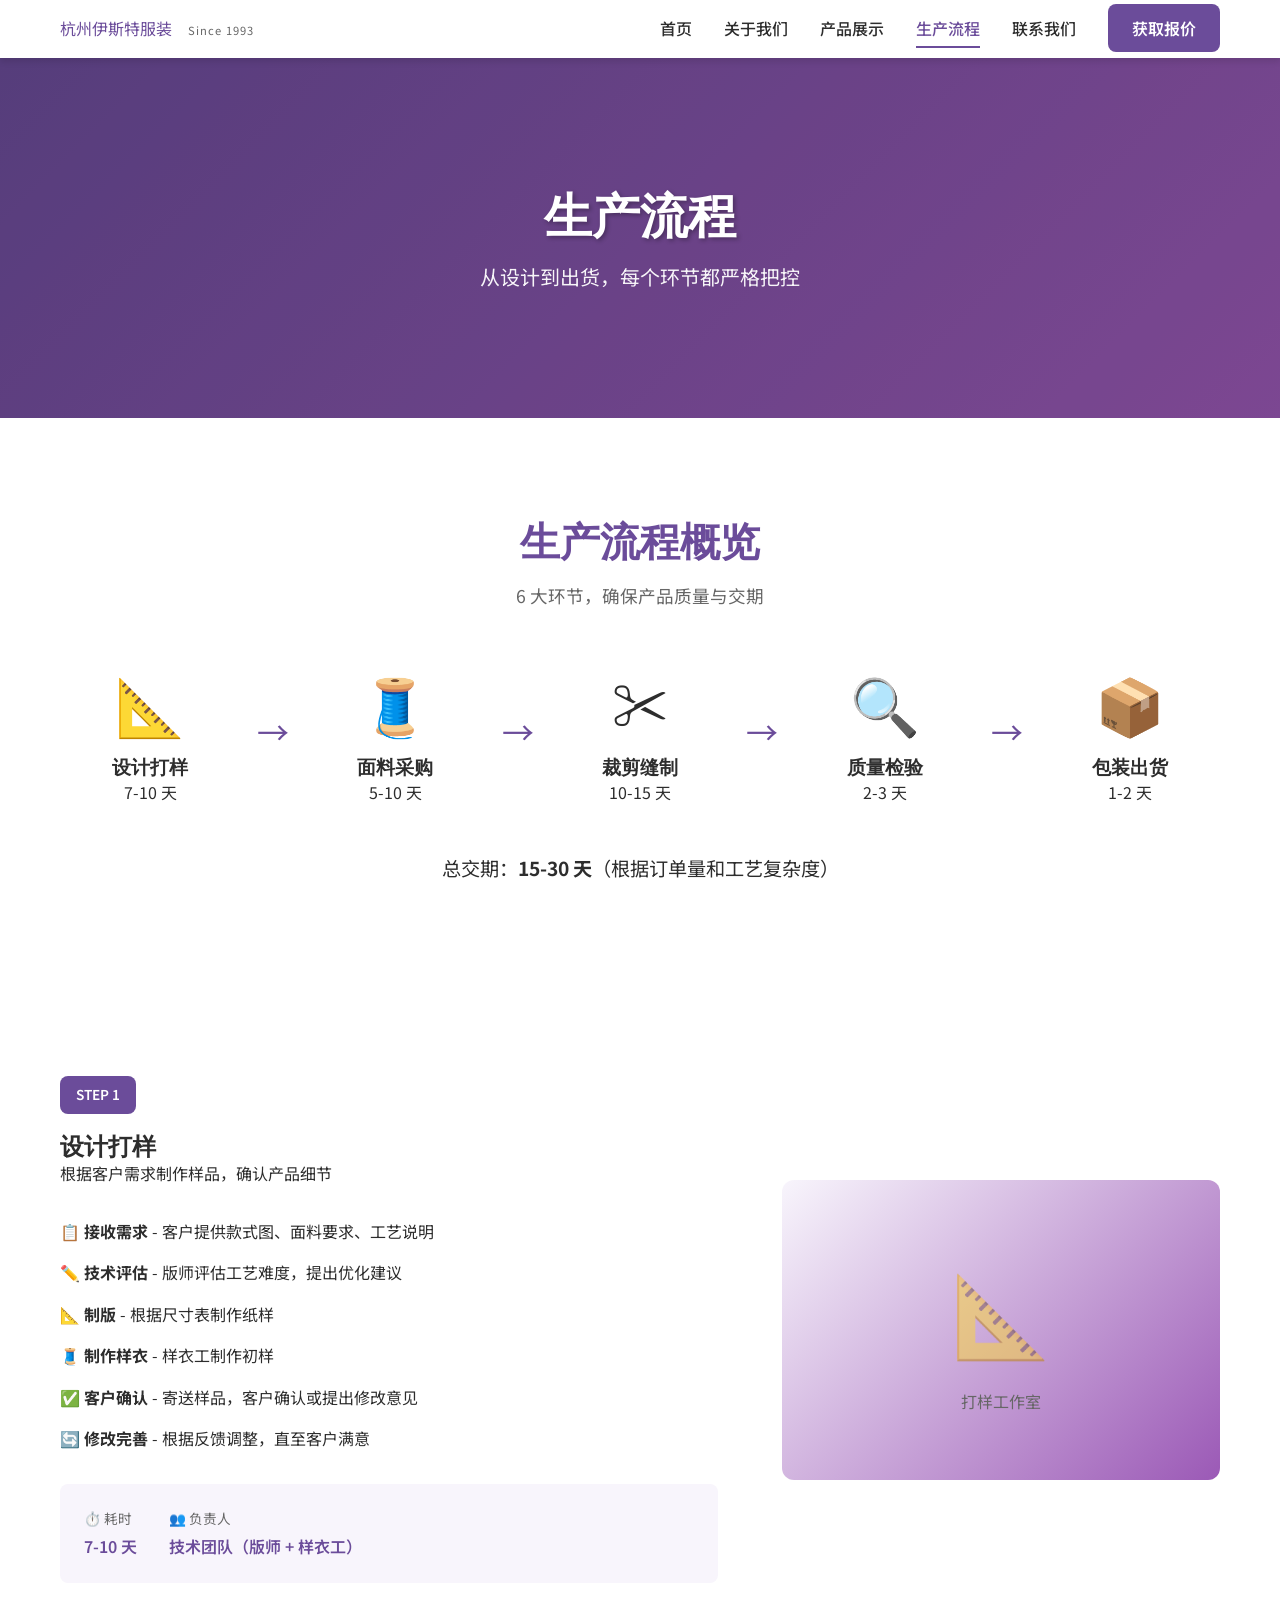
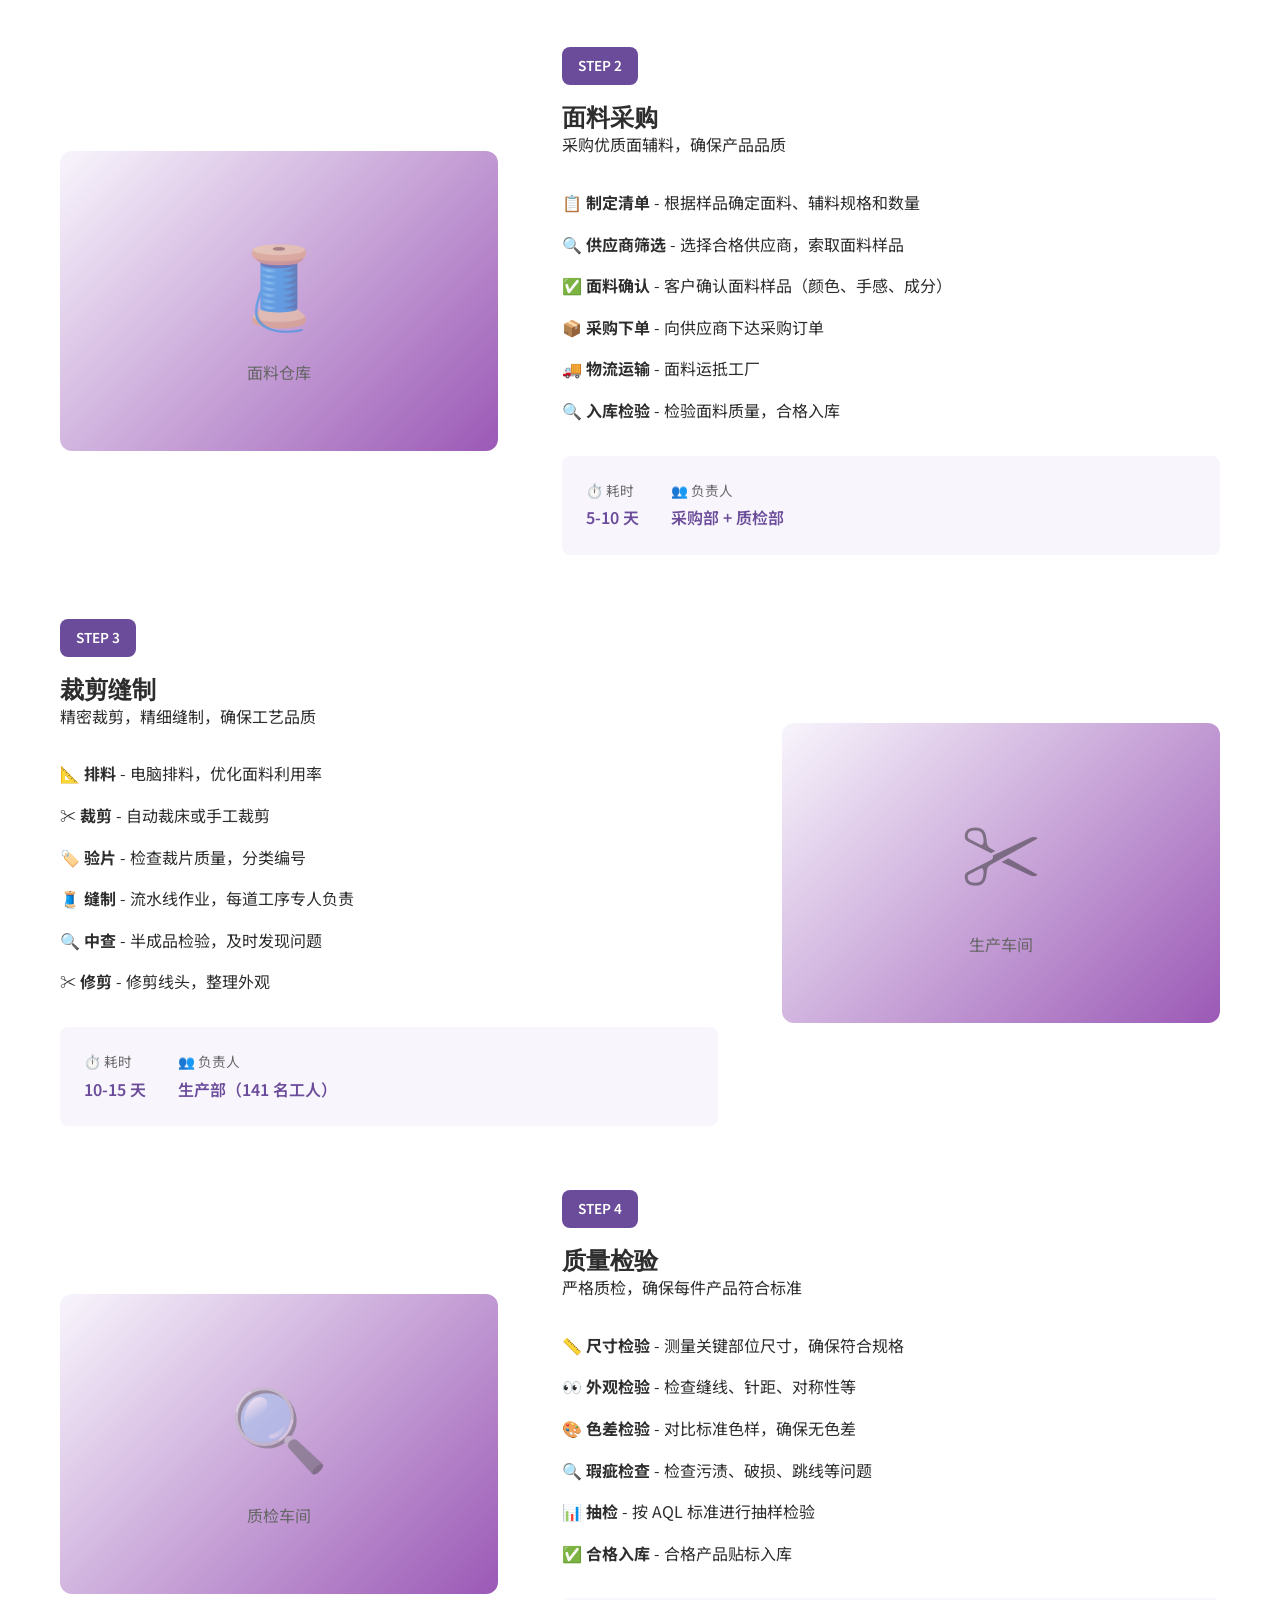
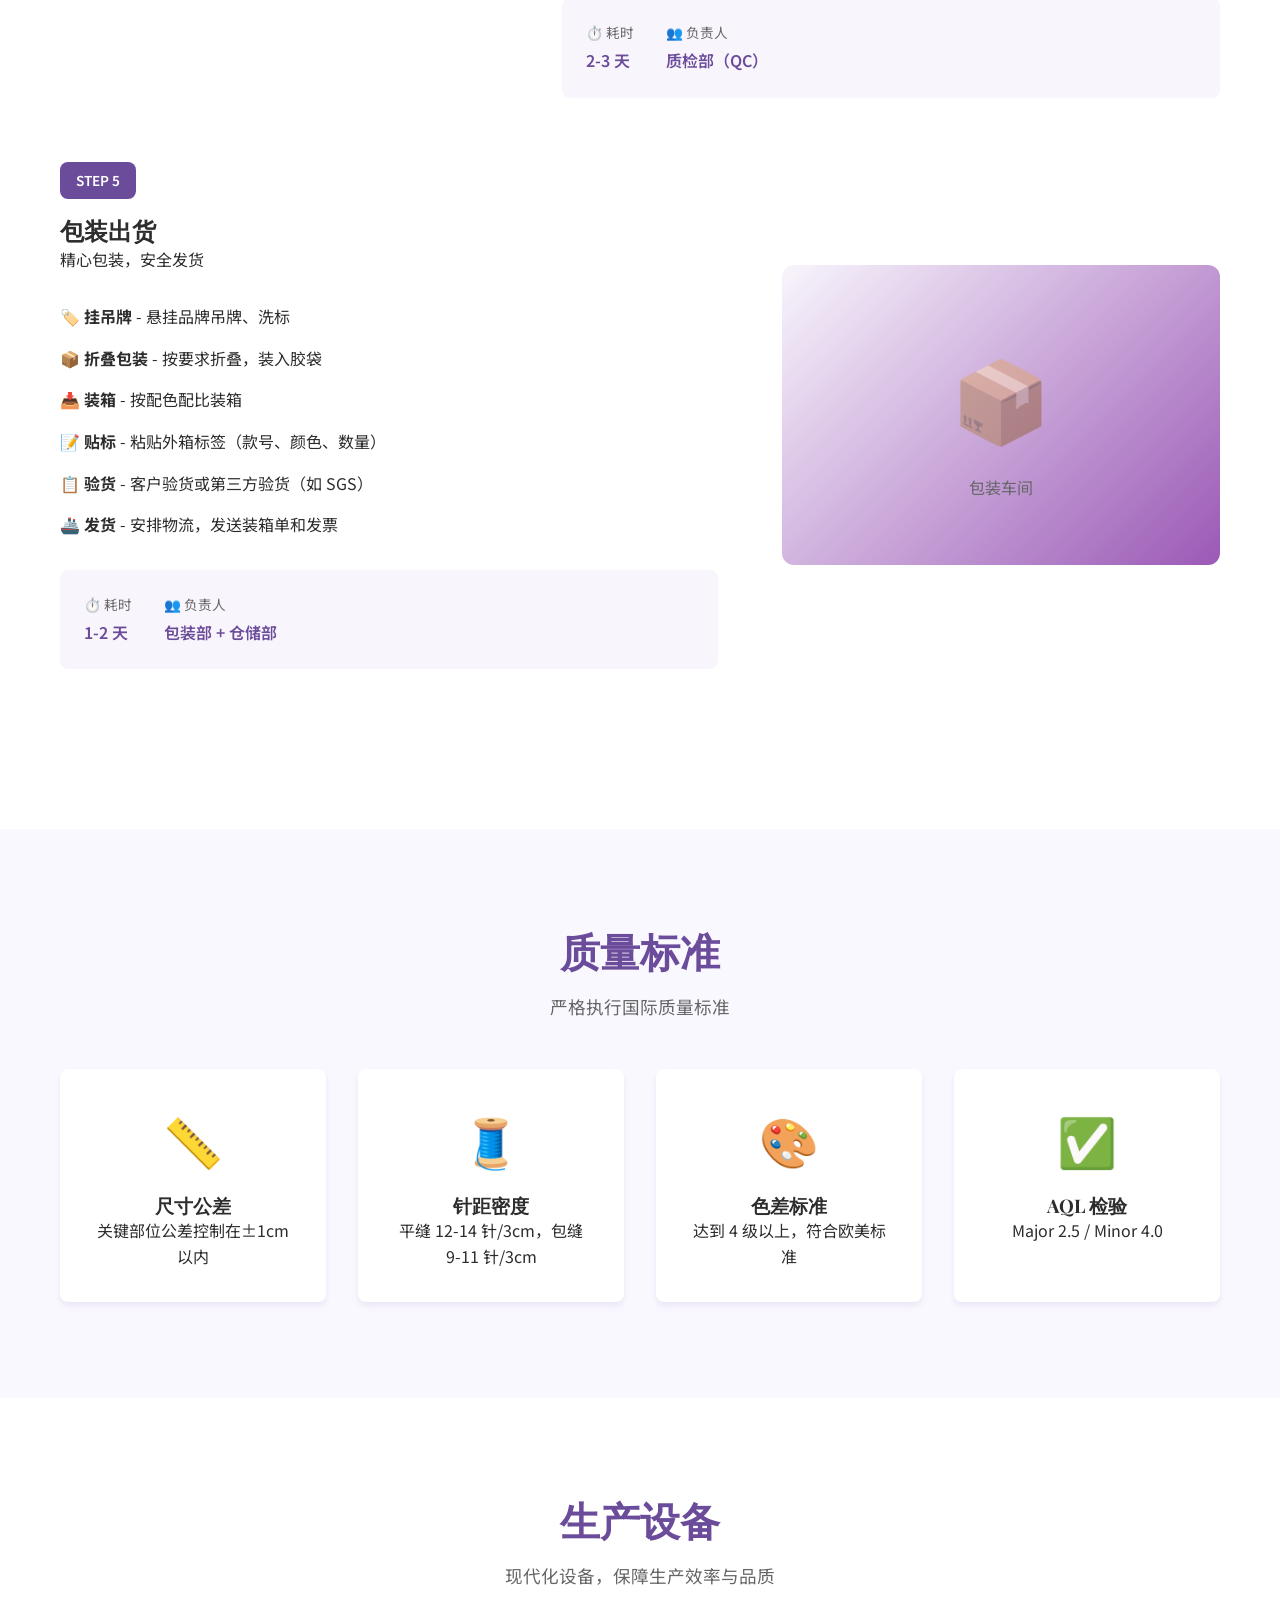
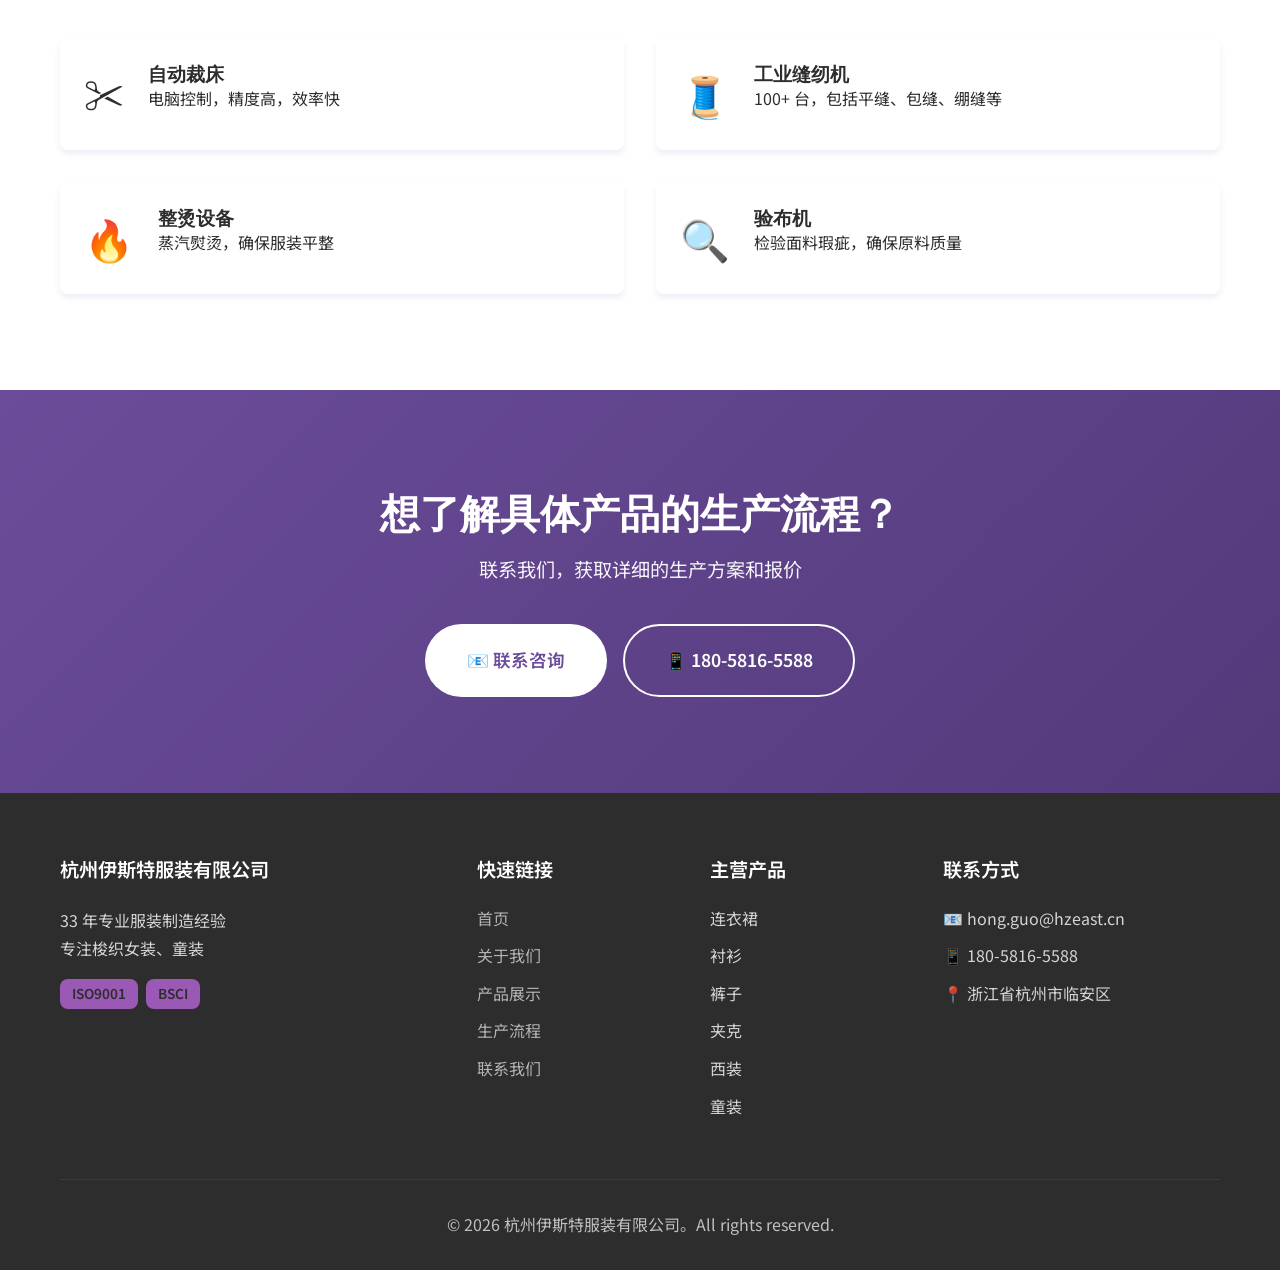
<file: pages/process.html>
<!DOCTYPE html>
<html lang="zh-CN">
<head>
    <meta charset="UTF-8">
    <meta name="viewport" content="width=device-width, initial-scale=1.0">
    
    <!-- SEO -->
    <title>生产流程 | 杭州伊斯特服装 - 从设计到出货全流程</title>
    <meta name="description" content="了解杭州伊斯特服装的生产流程：设计打样 → 面料采购 → 裁剪缝制 → 质量检验 → 包装出货。严格质检，确保每件产品符合标准。">
    <meta name="keywords" content="服装生产流程，服装制造，质量管理，服装工厂，生产流程">
    
    <!-- 样式 -->
    <link rel="stylesheet" href="../css/style.css">
    <link rel="stylesheet" href="../css/pages.css">
    <link href="https://fonts.googleapis.com/css2?family=Noto+Sans+SC:wght@300;400;500;700&family=Playfair+Display:wght@600;700&display=swap" rel="stylesheet">
</head>
<body>
    <!-- 导航栏 -->
    <header class="header">
        <nav class="navbar">
            <div class="container nav-container">
                <a href="../index.html" class="logo">
                    <span class="logo-text">杭州伊斯特服装</span>
                    <span class="logo-sub">Since 1993</span>
                </a>
                <ul class="nav-menu">
                    <li><a href="../index.html" class="nav-link">首页</a></li>
                    <li><a href="about.html" class="nav-link">关于我们</a></li>
                    <li><a href="products.html" class="nav-link">产品展示</a></li>
                    <li><a href="process.html" class="nav-link active">生产流程</a></li>
                    <li><a href="contact.html" class="nav-link">联系我们</a></li>
                    <li><a href="contact.html" class="btn-quote">获取报价</a></li>
                </ul>
                <button class="mobile-menu-btn" aria-label="菜单">
                    <span></span>
                    <span></span>
                    <span></span>
                </button>
            </div>
        </nav>
    </header>

    <main>
        <!-- Page Hero -->
        <section class="page-hero">
            <div class="page-hero-overlay"></div>
            <div class="container page-hero-content">
                <h1>生产流程</h1>
                <p>从设计到出货，每个环节都严格把控</p>
            </div>
        </section>

        <!-- 主流程 -->
        <section class="main-process">
            <div class="container">
                <h2 class="section-title">生产流程概览</h2>
                <p class="section-subtitle">6 大环节，确保产品质量与交期</p>
                
                <div class="process-flow">
                    <div class="flow-step">
                        <div class="step-icon">📐</div>
                        <h3>设计打样</h3>
                        <p>7-10 天</p>
                    </div>
                    <div class="flow-arrow">→</div>
                    <div class="flow-step">
                        <div class="step-icon">🧵</div>
                        <h3>面料采购</h3>
                        <p>5-10 天</p>
                    </div>
                    <div class="flow-arrow">→</div>
                    <div class="flow-step">
                        <div class="step-icon">✂️</div>
                        <h3>裁剪缝制</h3>
                        <p>10-15 天</p>
                    </div>
                    <div class="flow-arrow">→</div>
                    <div class="flow-step">
                        <div class="step-icon">🔍</div>
                        <h3>质量检验</h3>
                        <p>2-3 天</p>
                    </div>
                    <div class="flow-arrow">→</div>
                    <div class="flow-step">
                        <div class="step-icon">📦</div>
                        <h3>包装出货</h3>
                        <p>1-2 天</p>
                    </div>
                </div>
                
                <p class="total-lead">总交期：<strong>15-30 天</strong>（根据订单量和工艺复杂度）</p>
            </div>
        </section>

        <!-- 详细流程 -->
        <section class="detailed-process">
            <div class="container">
                <!-- 步骤 1 -->
                <div class="process-detail">
                    <div class="detail-content">
                        <div class="step-badge">STEP 1</div>
                        <h2>设计打样</h2>
                        <p class="lead">根据客户需求制作样品，确认产品细节</p>
                        
                        <ul class="process-list">
                            <li>📋 <strong>接收需求</strong> - 客户提供款式图、面料要求、工艺说明</li>
                            <li>✏️ <strong>技术评估</strong> - 版师评估工艺难度，提出优化建议</li>
                            <li>📐 <strong>制版</strong> - 根据尺寸表制作纸样</li>
                            <li>🧵 <strong>制作样衣</strong> - 样衣工制作初样</li>
                            <li>✅ <strong>客户确认</strong> - 寄送样品，客户确认或提出修改意见</li>
                            <li>🔄 <strong>修改完善</strong> - 根据反馈调整，直至客户满意</li>
                        </ul>
                        
                        <div class="process-info-box">
                            <div class="info-item">
                                <span class="info-label">⏱️ 耗时</span>
                                <span class="info-value">7-10 天</span>
                            </div>
                            <div class="info-item">
                                <span class="info-label">👥 负责人</span>
                                <span class="info-value">技术团队（版师 + 样衣工）</span>
                            </div>
                        </div>
                    </div>
                    <div class="detail-image">
                        <div class="image-placeholder">
                            <span>📐</span>
                            <p>打样工作室</p>
                        </div>
                    </div>
                </div>

                <!-- 步骤 2 -->
                <div class="process-detail reverse">
                    <div class="detail-content">
                        <div class="step-badge">STEP 2</div>
                        <h2>面料采购</h2>
                        <p class="lead">采购优质面辅料，确保产品品质</p>
                        
                        <ul class="process-list">
                            <li>📋 <strong>制定清单</strong> - 根据样品确定面料、辅料规格和数量</li>
                            <li>🔍 <strong>供应商筛选</strong> - 选择合格供应商，索取面料样品</li>
                            <li>✅ <strong>面料确认</strong> - 客户确认面料样品（颜色、手感、成分）</li>
                            <li>📦 <strong>采购下单</strong> - 向供应商下达采购订单</li>
                            <li>🚚 <strong>物流运输</strong> - 面料运抵工厂</li>
                            <li>🔍 <strong>入库检验</strong> - 检验面料质量，合格入库</li>
                        </ul>
                        
                        <div class="process-info-box">
                            <div class="info-item">
                                <span class="info-label">⏱️ 耗时</span>
                                <span class="info-value">5-10 天</span>
                            </div>
                            <div class="info-item">
                                <span class="info-label">👥 负责人</span>
                                <span class="info-value">采购部 + 质检部</span>
                            </div>
                        </div>
                    </div>
                    <div class="detail-image">
                        <div class="image-placeholder">
                            <span>🧵</span>
                            <p>面料仓库</p>
                        </div>
                    </div>
                </div>

                <!-- 步骤 3 -->
                <div class="process-detail">
                    <div class="detail-content">
                        <div class="step-badge">STEP 3</div>
                        <h2>裁剪缝制</h2>
                        <p class="lead">精密裁剪，精细缝制，确保工艺品质</p>
                        
                        <ul class="process-list">
                            <li>📐 <strong>排料</strong> - 电脑排料，优化面料利用率</li>
                            <li>✂️ <strong>裁剪</strong> - 自动裁床或手工裁剪</li>
                            <li>🏷️ <strong>验片</strong> - 检查裁片质量，分类编号</li>
                            <li>🧵 <strong>缝制</strong> - 流水线作业，每道工序专人负责</li>
                            <li>🔍 <strong>中查</strong> - 半成品检验，及时发现问题</li>
                            <li>✂️ <strong>修剪</strong> - 修剪线头，整理外观</li>
                        </ul>
                        
                        <div class="process-info-box">
                            <div class="info-item">
                                <span class="info-label">⏱️ 耗时</span>
                                <span class="info-value">10-15 天</span>
                            </div>
                            <div class="info-item">
                                <span class="info-label">👥 负责人</span>
                                <span class="info-value">生产部（141 名工人）</span>
                            </div>
                        </div>
                    </div>
                    <div class="detail-image">
                        <div class="image-placeholder">
                            <span>✂️</span>
                            <p>生产车间</p>
                        </div>
                    </div>
                </div>

                <!-- 步骤 4 -->
                <div class="process-detail reverse">
                    <div class="detail-content">
                        <div class="step-badge">STEP 4</div>
                        <h2>质量检验</h2>
                        <p class="lead">严格质检，确保每件产品符合标准</p>
                        
                        <ul class="process-list">
                            <li>📏 <strong>尺寸检验</strong> - 测量关键部位尺寸，确保符合规格</li>
                            <li>👀 <strong>外观检验</strong> - 检查缝线、针距、对称性等</li>
                            <li>🎨 <strong>色差检验</strong> - 对比标准色样，确保无色差</li>
                            <li>🔍 <strong>瑕疵检查</strong> - 检查污渍、破损、跳线等问题</li>
                            <li>📊 <strong>抽检</strong> - 按 AQL 标准进行抽样检验</li>
                            <li>✅ <strong>合格入库</strong> - 合格产品贴标入库</li>
                        </ul>
                        
                        <div class="process-info-box">
                            <div class="info-item">
                                <span class="info-label">⏱️ 耗时</span>
                                <span class="info-value">2-3 天</span>
                            </div>
                            <div class="info-item">
                                <span class="info-label">👥 负责人</span>
                                <span class="info-value">质检部（QC）</span>
                            </div>
                        </div>
                    </div>
                    <div class="detail-image">
                        <div class="image-placeholder">
                            <span>🔍</span>
                            <p>质检车间</p>
                        </div>
                    </div>
                </div>

                <!-- 步骤 5 -->
                <div class="process-detail">
                    <div class="detail-content">
                        <div class="step-badge">STEP 5</div>
                        <h2>包装出货</h2>
                        <p class="lead">精心包装，安全发货</p>
                        
                        <ul class="process-list">
                            <li>🏷️ <strong>挂吊牌</strong> - 悬挂品牌吊牌、洗标</li>
                            <li>📦 <strong>折叠包装</strong> - 按要求折叠，装入胶袋</li>
                            <li>📥 <strong>装箱</strong> - 按配色配比装箱</li>
                            <li>📝 <strong>贴标</strong> - 粘贴外箱标签（款号、颜色、数量）</li>
                            <li>📋 <strong>验货</strong> - 客户验货或第三方验货（如 SGS）</li>
                            <li>🚢 <strong>发货</strong> - 安排物流，发送装箱单和发票</li>
                        </ul>
                        
                        <div class="process-info-box">
                            <div class="info-item">
                                <span class="info-label">⏱️ 耗时</span>
                                <span class="info-value">1-2 天</span>
                            </div>
                            <div class="info-item">
                                <span class="info-label">👥 负责人</span>
                                <span class="info-value">包装部 + 仓储部</span>
                            </div>
                        </div>
                    </div>
                    <div class="detail-image">
                        <div class="image-placeholder">
                            <span>📦</span>
                            <p>包装车间</p>
                        </div>
                    </div>
                </div>
            </div>
        </section>

        <!-- 质检标准 -->
        <section class="quality-section">
            <div class="container">
                <h2 class="section-title">质量标准</h2>
                <p class="section-subtitle">严格执行国际质量标准</p>
                
                <div class="quality-grid">
                    <div class="quality-card">
                        <div class="quality-icon">📏</div>
                        <h3>尺寸公差</h3>
                        <p>关键部位公差控制在±1cm 以内</p>
                    </div>
                    <div class="quality-card">
                        <div class="quality-icon">🧵</div>
                        <h3>针距密度</h3>
                        <p>平缝 12-14 针/3cm，包缝 9-11 针/3cm</p>
                    </div>
                    <div class="quality-card">
                        <div class="quality-icon">🎨</div>
                        <h3>色差标准</h3>
                        <p>达到 4 级以上，符合欧美标准</p>
                    </div>
                    <div class="quality-card">
                        <div class="quality-icon">✅</div>
                        <h3>AQL 检验</h3>
                        <p>Major 2.5 / Minor 4.0</p>
                    </div>
                </div>
            </div>
        </section>

        <!-- 生产设备 -->
        <section class="equipment-section">
            <div class="container">
                <h2 class="section-title">生产设备</h2>
                <p class="section-subtitle">现代化设备，保障生产效率与品质</p>
                
                <div class="equipment-list">
                    <div class="equipment-item">
                        <span class="equipment-icon">✂️</span>
                        <div>
                            <h3>自动裁床</h3>
                            <p>电脑控制，精度高，效率快</p>
                        </div>
                    </div>
                    <div class="equipment-item">
                        <span class="equipment-icon">🧵</span>
                        <div>
                            <h3>工业缝纫机</h3>
                            <p>100+ 台，包括平缝、包缝、绷缝等</p>
                        </div>
                    </div>
                    <div class="equipment-item">
                        <span class="equipment-icon">🔥</span>
                        <div>
                            <h3>整烫设备</h3>
                            <p>蒸汽熨烫，确保服装平整</p>
                        </div>
                    </div>
                    <div class="equipment-item">
                        <span class="equipment-icon">🔍</span>
                        <div>
                            <h3>验布机</h3>
                            <p>检验面料瑕疵，确保原料质量</p>
                        </div>
                    </div>
                </div>
            </div>
        </section>

        <!-- CTA -->
        <section class="cta">
            <div class="container">
                <h2>想了解具体产品的生产流程？</h2>
                <p>联系我们，获取详细的生产方案和报价</p>
                <div class="cta-buttons">
                    <a href="contact.html" class="btn btn-white btn-large">
                        📧 联系咨询
                    </a>
                    <a href="tel:18058165588" class="btn btn-outline btn-large">
                        📱 180-5816-5588
                    </a>
                </div>
            </div>
        </section>
    </main>

    <!-- 页脚 -->
    <footer class="footer">
        <div class="container">
            <div class="footer-grid">
                <div class="footer-col">
                    <h4>杭州伊斯特服装有限公司</h4>
                    <p>33 年专业服装制造经验<br>专注梭织女装、童装</p>
                    <div class="footer-certifications">
                        <span class="cert-badge">ISO9001</span>
                        <span class="cert-badge">BSCI</span>
                    </div>
                </div>
                <div class="footer-col">
                    <h4>快速链接</h4>
                    <ul>
                        <li><a href="../index.html">首页</a></li>
                        <li><a href="about.html">关于我们</a></li>
                        <li><a href="products.html">产品展示</a></li>
                        <li><a href="process.html">生产流程</a></li>
                        <li><a href="contact.html">联系我们</a></li>
                    </ul>
                </div>
                <div class="footer-col">
                    <h4>主营产品</h4>
                    <ul>
                        <li>连衣裙</li>
                        <li>衬衫</li>
                        <li>裤子</li>
                        <li>夹克</li>
                        <li>西装</li>
                        <li>童装</li>
                    </ul>
                </div>
                <div class="footer-col">
                    <h4>联系方式</h4>
                    <ul class="contact-info">
                        <li>📧 hong.guo@hzeast.cn</li>
                        <li>📱 180-5816-5588</li>
                        <li>📍 浙江省杭州市临安区</li>
                    </ul>
                </div>
            </div>
            <div class="footer-bottom">
                <p>&copy; 2026 杭州伊斯特服装有限公司。All rights reserved.</p>
            </div>
        </div>
    </footer>

    <script src="../js/main.js"></script>
</body>
</html>
</file>
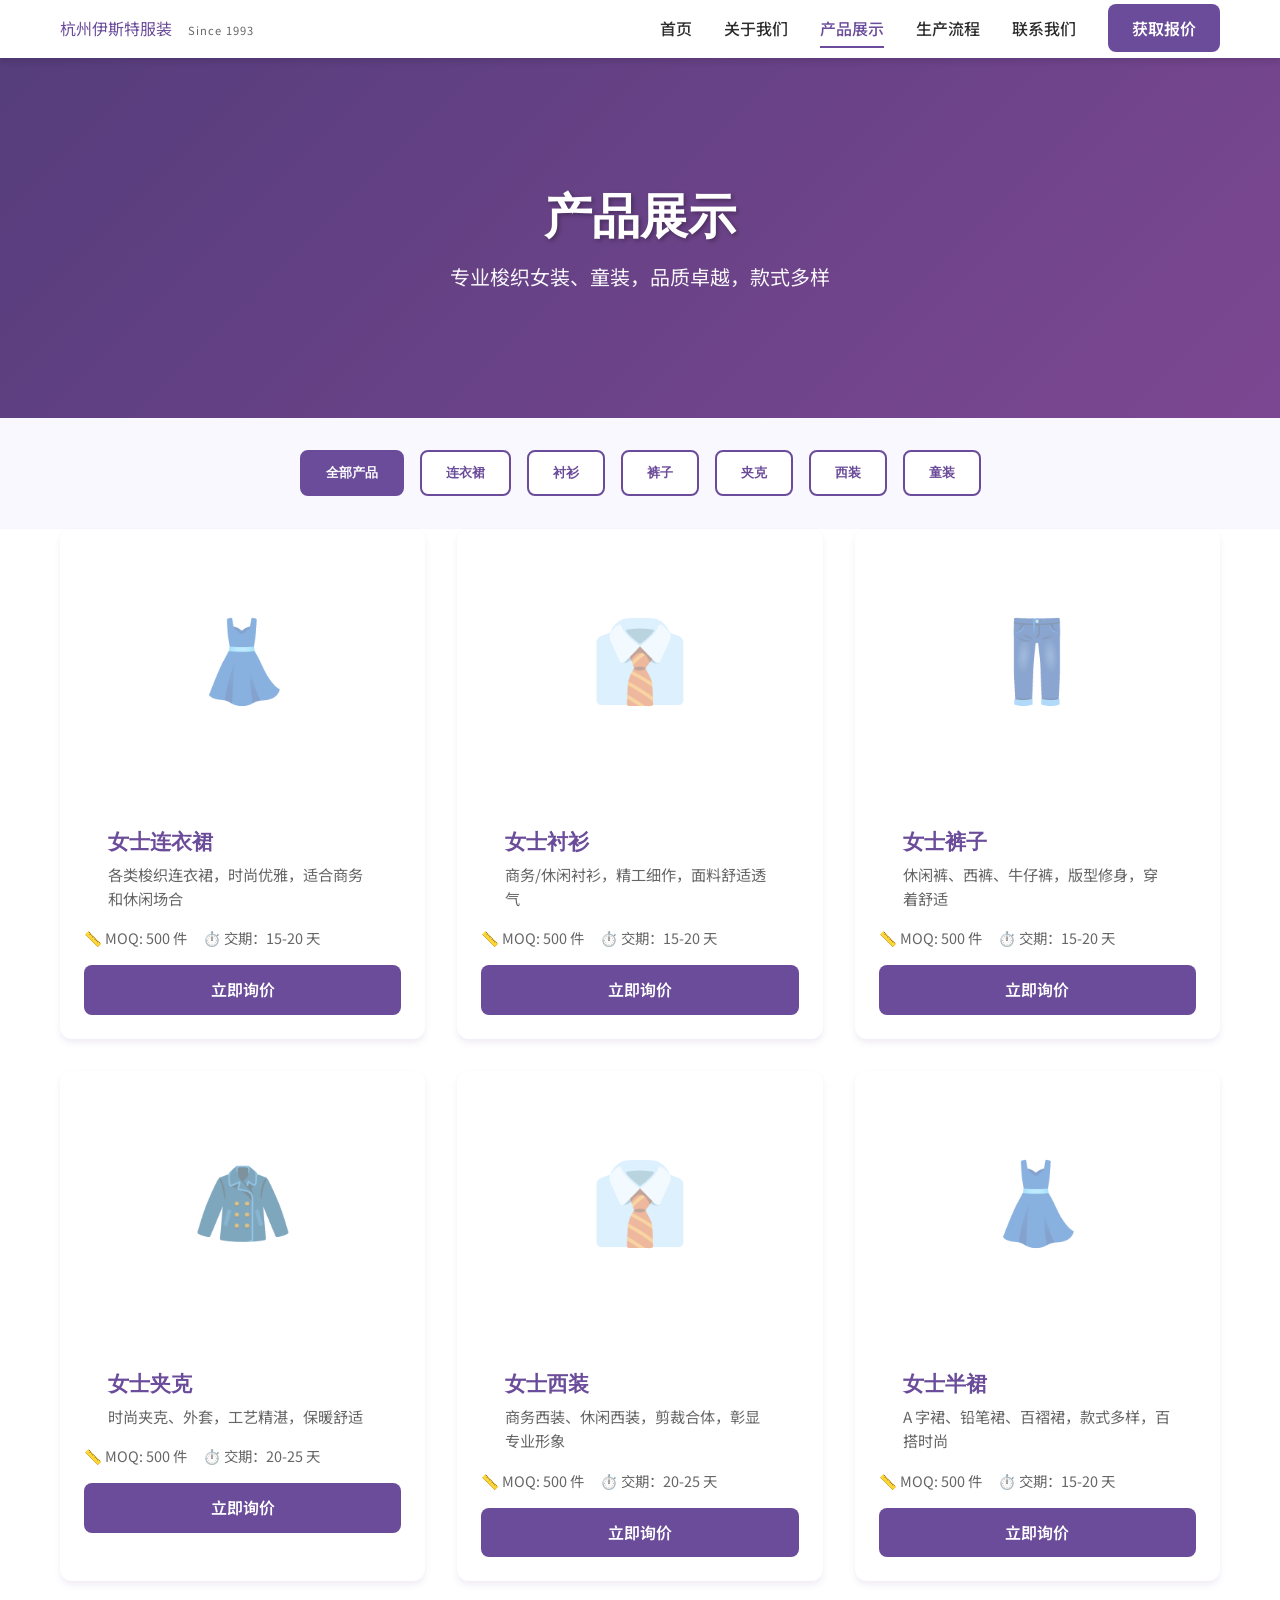
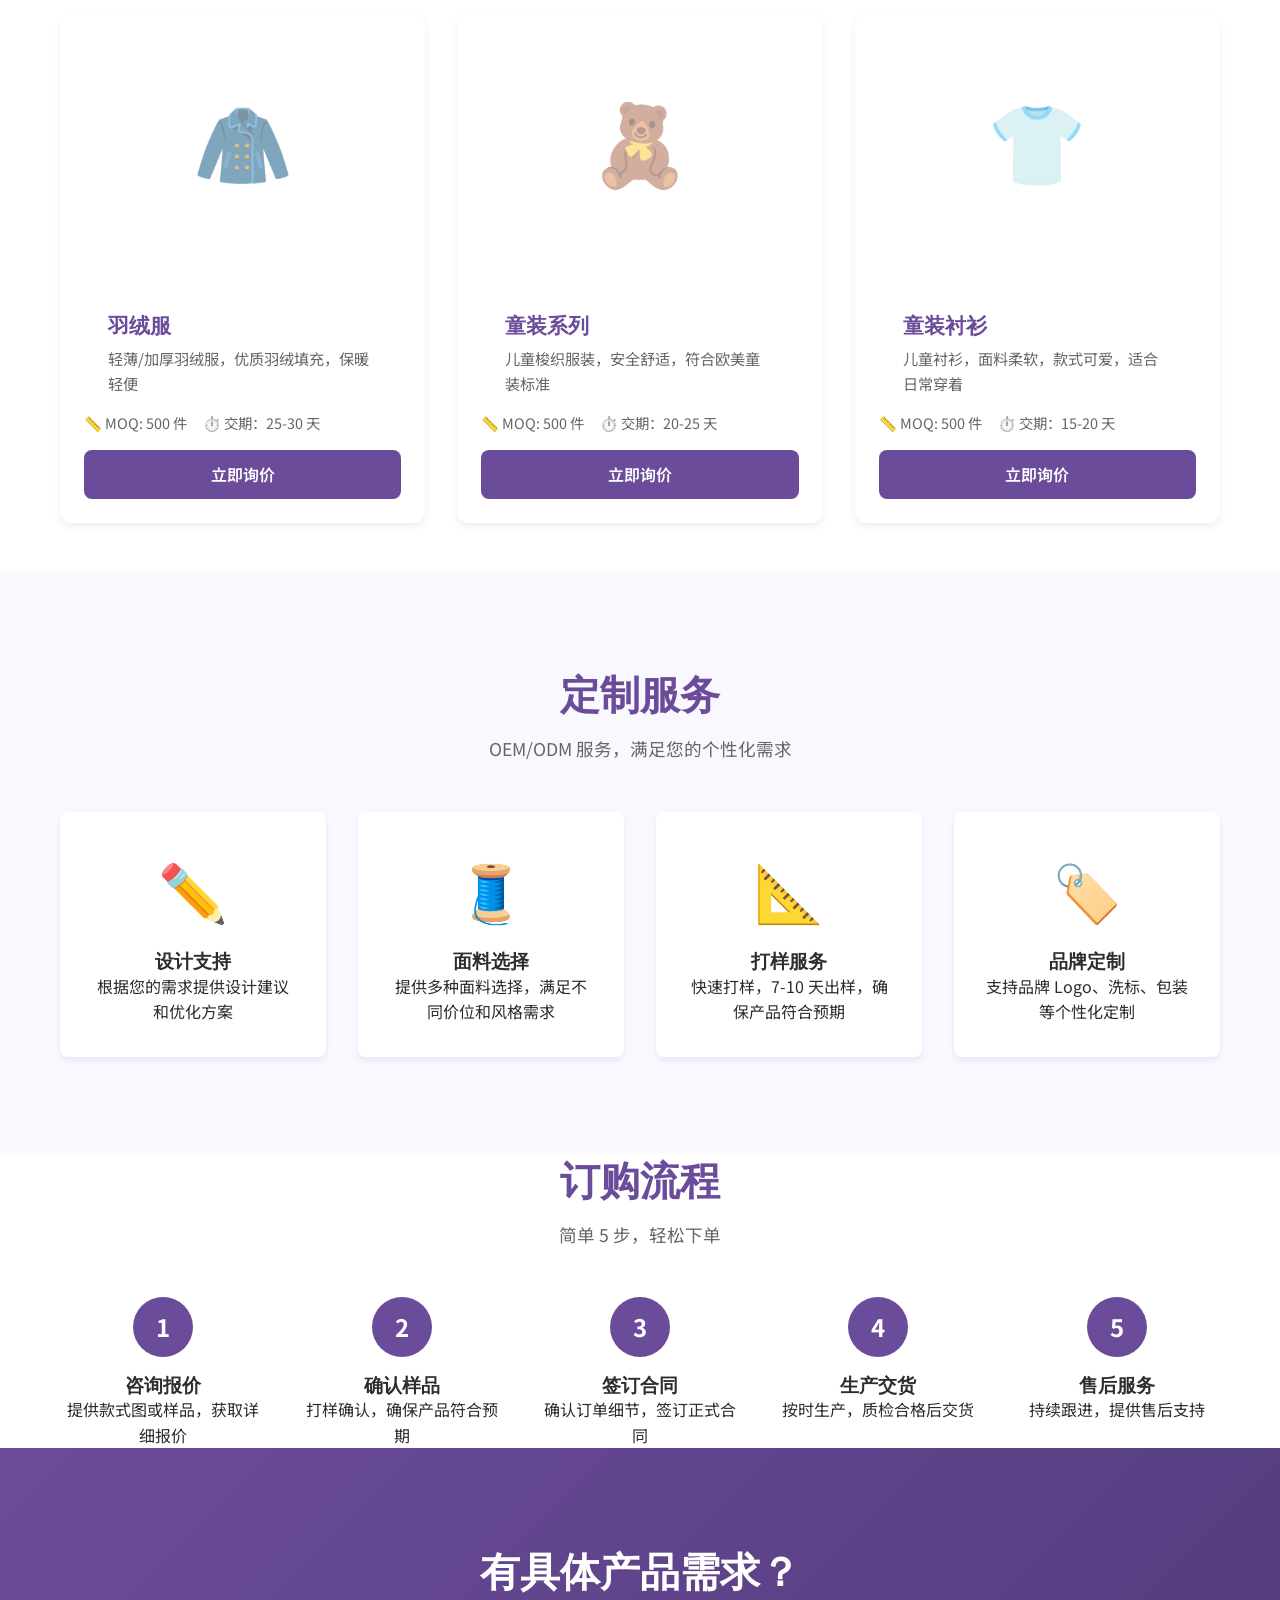
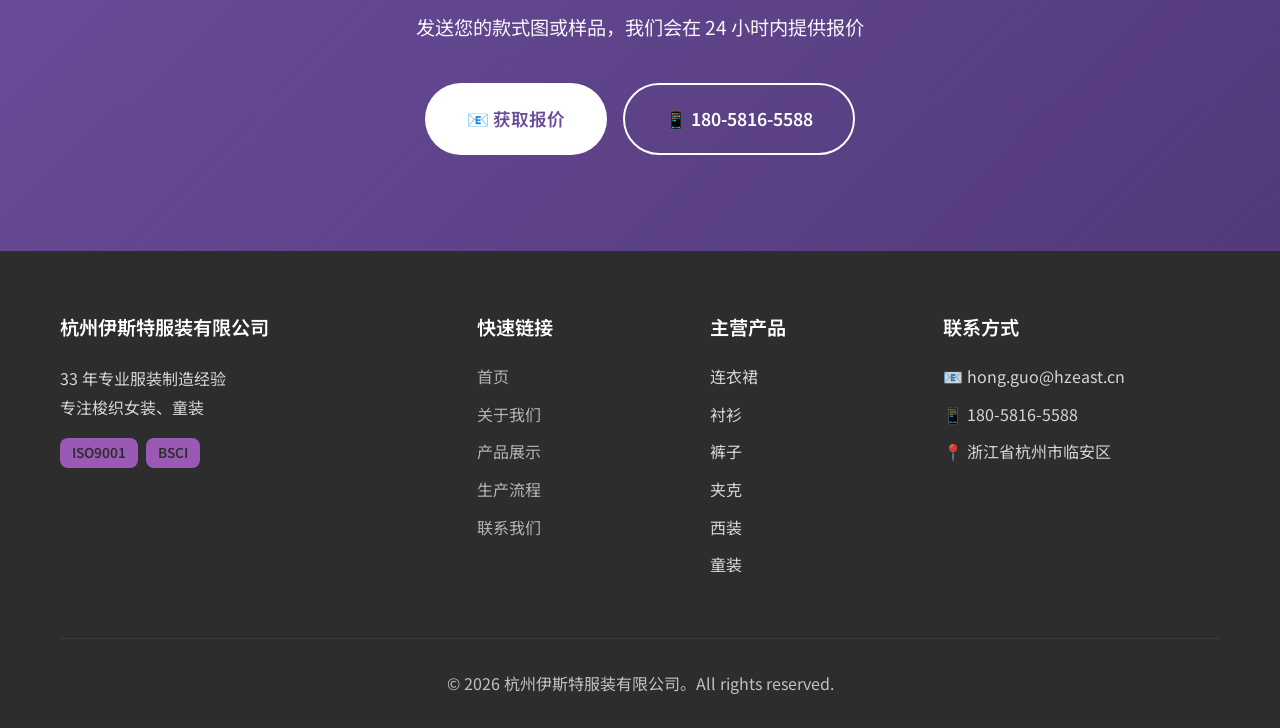
<file: pages/products.html>
<!DOCTYPE html>
<html lang="zh-CN">
<head>
    <meta charset="UTF-8">
    <meta name="viewport" content="width=device-width, initial-scale=1.0">
    
    <!-- SEO -->
    <title>产品展示 | 杭州伊斯特服装 - 梭织女装、童装制造商</title>
    <meta name="description" content="专业梭织女装、童装制造商，产品涵盖连衣裙、衬衫、裤子、夹克、西装、羽绒服等。MOQ: 500-1000 件，交期 15-30 天。">
    <meta name="keywords" content="梭织女装，童装，连衣裙，衬衫，裤子，夹克，西装，羽绒服，服装产品">
    
    <!-- 样式 -->
    <link rel="stylesheet" href="../css/style.css">
    <link rel="stylesheet" href="../css/pages.css">
    <link href="https://fonts.googleapis.com/css2?family=Noto+Sans+SC:wght@300;400;500;700&family=Playfair+Display:wght@600;700&display=swap" rel="stylesheet">
</head>
<body>
    <!-- 导航栏 -->
    <header class="header">
        <nav class="navbar">
            <div class="container nav-container">
                <a href="../index.html" class="logo">
                    <span class="logo-text">杭州伊斯特服装</span>
                    <span class="logo-sub">Since 1993</span>
                </a>
                <ul class="nav-menu">
                    <li><a href="../index.html" class="nav-link">首页</a></li>
                    <li><a href="about.html" class="nav-link">关于我们</a></li>
                    <li><a href="products.html" class="nav-link active">产品展示</a></li>
                    <li><a href="process.html" class="nav-link">生产流程</a></li>
                    <li><a href="contact.html" class="nav-link">联系我们</a></li>
                    <li><a href="contact.html" class="btn-quote">获取报价</a></li>
                </ul>
                <button class="mobile-menu-btn" aria-label="菜单">
                    <span></span>
                    <span></span>
                    <span></span>
                </button>
            </div>
        </nav>
    </header>

    <main>
        <!-- Page Hero -->
        <section class="page-hero">
            <div class="page-hero-overlay"></div>
            <div class="container page-hero-content">
                <h1>产品展示</h1>
                <p>专业梭织女装、童装，品质卓越，款式多样</p>
            </div>
        </section>

        <!-- 产品筛选 -->
        <section class="products-filter-section">
            <div class="container">
                <div class="filter-bar">
                    <button class="filter-btn active" data-filter="all">全部产品</button>
                    <button class="filter-btn" data-filter="dress">连衣裙</button>
                    <button class="filter-btn" data-filter="shirt">衬衫</button>
                    <button class="filter-btn" data-filter="pants">裤子</button>
                    <button class="filter-btn" data-filter="jacket">夹克</button>
                    <button class="filter-btn" data-filter="suit">西装</button>
                    <button class="filter-btn" data-filter="kids">童装</button>
                </div>
            </div>
        </section>

        <!-- 产品列表 -->
        <section class="products-section">
            <div class="container">
                <div class="products-grid">
                    <!-- 连衣裙 -->
                    <div class="product-card" data-category="dress">
                        <div class="product-image">
                            <span class="product-placeholder">👗</span>
                        </div>
                        <div class="product-info">
                            <h3>女士连衣裙</h3>
                            <p class="product-desc">各类梭织连衣裙，时尚优雅，适合商务和休闲场合</p>
                            <div class="product-meta">
                                <span class="meta-item">📏 MOQ: 500 件</span>
                                <span class="meta-item">⏱️ 交期：15-20 天</span>
                            </div>
                            <a href="contact.html" class="btn-inquire">立即询价</a>
                        </div>
                    </div>

                    <!-- 衬衫 -->
                    <div class="product-card" data-category="shirt">
                        <div class="product-image">
                            <span class="product-placeholder">👔</span>
                        </div>
                        <div class="product-info">
                            <h3>女士衬衫</h3>
                            <p class="product-desc">商务/休闲衬衫，精工细作，面料舒适透气</p>
                            <div class="product-meta">
                                <span class="meta-item">📏 MOQ: 500 件</span>
                                <span class="meta-item">⏱️ 交期：15-20 天</span>
                            </div>
                            <a href="contact.html" class="btn-inquire">立即询价</a>
                        </div>
                    </div>

                    <!-- 裤子 -->
                    <div class="product-card" data-category="pants">
                        <div class="product-image">
                            <span class="product-placeholder">👖</span>
                        </div>
                        <div class="product-info">
                            <h3>女士裤子</h3>
                            <p class="product-desc">休闲裤、西裤、牛仔裤，版型修身，穿着舒适</p>
                            <div class="product-meta">
                                <span class="meta-item">📏 MOQ: 500 件</span>
                                <span class="meta-item">⏱️ 交期：15-20 天</span>
                            </div>
                            <a href="contact.html" class="btn-inquire">立即询价</a>
                        </div>
                    </div>

                    <!-- 夹克 -->
                    <div class="product-card" data-category="jacket">
                        <div class="product-image">
                            <span class="product-placeholder">🧥</span>
                        </div>
                        <div class="product-info">
                            <h3>女士夹克</h3>
                            <p class="product-desc">时尚夹克、外套，工艺精湛，保暖舒适</p>
                            <div class="product-meta">
                                <span class="meta-item">📏 MOQ: 500 件</span>
                                <span class="meta-item">⏱️ 交期：20-25 天</span>
                            </div>
                            <a href="contact.html" class="btn-inquire">立即询价</a>
                        </div>
                    </div>

                    <!-- 西装 -->
                    <div class="product-card" data-category="suit">
                        <div class="product-image">
                            <span class="product-placeholder">👔</span>
                        </div>
                        <div class="product-info">
                            <h3>女士西装</h3>
                            <p class="product-desc">商务西装、休闲西装，剪裁合体，彰显专业形象</p>
                            <div class="product-meta">
                                <span class="meta-item">📏 MOQ: 500 件</span>
                                <span class="meta-item">⏱️ 交期：20-25 天</span>
                            </div>
                            <a href="contact.html" class="btn-inquire">立即询价</a>
                        </div>
                    </div>

                    <!-- 半裙 -->
                    <div class="product-card" data-category="dress">
                        <div class="product-image">
                            <span class="product-placeholder">👗</span>
                        </div>
                        <div class="product-info">
                            <h3>女士半裙</h3>
                            <p class="product-desc">A 字裙、铅笔裙、百褶裙，款式多样，百搭时尚</p>
                            <div class="product-meta">
                                <span class="meta-item">📏 MOQ: 500 件</span>
                                <span class="meta-item">⏱️ 交期：15-20 天</span>
                            </div>
                            <a href="contact.html" class="btn-inquire">立即询价</a>
                        </div>
                    </div>

                    <!-- 羽绒服 -->
                    <div class="product-card" data-category="jacket">
                        <div class="product-image">
                            <span class="product-placeholder">🧥</span>
                        </div>
                        <div class="product-info">
                            <h3>羽绒服</h3>
                            <p class="product-desc">轻薄/加厚羽绒服，优质羽绒填充，保暖轻便</p>
                            <div class="product-meta">
                                <span class="meta-item">📏 MOQ: 500 件</span>
                                <span class="meta-item">⏱️ 交期：25-30 天</span>
                            </div>
                            <a href="contact.html" class="btn-inquire">立即询价</a>
                        </div>
                    </div>

                    <!-- 童装 -->
                    <div class="product-card" data-category="kids">
                        <div class="product-image">
                            <span class="product-placeholder">🧸</span>
                        </div>
                        <div class="product-info">
                            <h3>童装系列</h3>
                            <p class="product-desc">儿童梭织服装，安全舒适，符合欧美童装标准</p>
                            <div class="product-meta">
                                <span class="meta-item">📏 MOQ: 500 件</span>
                                <span class="meta-item">⏱️ 交期：20-25 天</span>
                            </div>
                            <a href="contact.html" class="btn-inquire">立即询价</a>
                        </div>
                    </div>

                    <!-- 童装衬衫 -->
                    <div class="product-card" data-category="kids">
                        <div class="product-image">
                            <span class="product-placeholder">👕</span>
                        </div>
                        <div class="product-info">
                            <h3>童装衬衫</h3>
                            <p class="product-desc">儿童衬衫，面料柔软，款式可爱，适合日常穿着</p>
                            <div class="product-meta">
                                <span class="meta-item">📏 MOQ: 500 件</span>
                                <span class="meta-item">⏱️ 交期：15-20 天</span>
                            </div>
                            <a href="contact.html" class="btn-inquire">立即询价</a>
                        </div>
                    </div>
                </div>
            </div>
        </section>

        <!-- 定制服务 -->
        <section class="custom-service">
            <div class="container">
                <h2 class="section-title">定制服务</h2>
                <p class="section-subtitle">OEM/ODM 服务，满足您的个性化需求</p>
                
                <div class="service-grid">
                    <div class="service-card">
                        <div class="service-icon">✏️</div>
                        <h3>设计支持</h3>
                        <p>根据您的需求提供设计建议和优化方案</p>
                    </div>
                    <div class="service-card">
                        <div class="service-icon">🧵</div>
                        <h3>面料选择</h3>
                        <p>提供多种面料选择，满足不同价位和风格需求</p>
                    </div>
                    <div class="service-card">
                        <div class="service-icon">📐</div>
                        <h3>打样服务</h3>
                        <p>快速打样，7-10 天出样，确保产品符合预期</p>
                    </div>
                    <div class="service-card">
                        <div class="service-icon">🏷️</div>
                        <h3>品牌定制</h3>
                        <p>支持品牌 Logo、洗标、包装等个性化定制</p>
                    </div>
                </div>
            </div>
        </section>

        <!-- 产品流程 -->
        <section class="process-preview">
            <div class="container">
                <h2 class="section-title">订购流程</h2>
                <p class="section-subtitle">简单 5 步，轻松下单</p>
                
                <div class="process-steps">
                    <div class="step">
                        <div class="step-number">1</div>
                        <h3>咨询报价</h3>
                        <p>提供款式图或样品，获取详细报价</p>
                    </div>
                    <div class="step">
                        <div class="step-number">2</div>
                        <h3>确认样品</h3>
                        <p>打样确认，确保产品符合预期</p>
                    </div>
                    <div class="step">
                        <div class="step-number">3</div>
                        <h3>签订合同</h3>
                        <p>确认订单细节，签订正式合同</p>
                    </div>
                    <div class="step">
                        <div class="step-number">4</div>
                        <h3>生产交货</h3>
                        <p>按时生产，质检合格后交货</p>
                    </div>
                    <div class="step">
                        <div class="step-number">5</div>
                        <h3>售后服务</h3>
                        <p>持续跟进，提供售后支持</p>
                    </div>
                </div>
            </div>
        </section>

        <!-- CTA -->
        <section class="cta">
            <div class="container">
                <h2>有具体产品需求？</h2>
                <p>发送您的款式图或样品，我们会在 24 小时内提供报价</p>
                <div class="cta-buttons">
                    <a href="contact.html" class="btn btn-white btn-large">
                        📧 获取报价
                    </a>
                    <a href="tel:18058165588" class="btn btn-outline btn-large">
                        📱 180-5816-5588
                    </a>
                </div>
            </div>
        </section>
    </main>

    <!-- 页脚 -->
    <footer class="footer">
        <div class="container">
            <div class="footer-grid">
                <div class="footer-col">
                    <h4>杭州伊斯特服装有限公司</h4>
                    <p>33 年专业服装制造经验<br>专注梭织女装、童装</p>
                    <div class="footer-certifications">
                        <span class="cert-badge">ISO9001</span>
                        <span class="cert-badge">BSCI</span>
                    </div>
                </div>
                <div class="footer-col">
                    <h4>快速链接</h4>
                    <ul>
                        <li><a href="../index.html">首页</a></li>
                        <li><a href="about.html">关于我们</a></li>
                        <li><a href="products.html">产品展示</a></li>
                        <li><a href="process.html">生产流程</a></li>
                        <li><a href="contact.html">联系我们</a></li>
                    </ul>
                </div>
                <div class="footer-col">
                    <h4>主营产品</h4>
                    <ul>
                        <li>连衣裙</li>
                        <li>衬衫</li>
                        <li>裤子</li>
                        <li>夹克</li>
                        <li>西装</li>
                        <li>童装</li>
                    </ul>
                </div>
                <div class="footer-col">
                    <h4>联系方式</h4>
                    <ul class="contact-info">
                        <li>📧 hong.guo@hzeast.cn</li>
                        <li>📱 180-5816-5588</li>
                        <li>📍 浙江省杭州市临安区</li>
                    </ul>
                </div>
            </div>
            <div class="footer-bottom">
                <p>&copy; 2026 杭州伊斯特服装有限公司。All rights reserved.</p>
            </div>
        </div>
    </footer>

    <script src="../js/main.js"></script>
    <script>
        // 产品筛选功能
        document.querySelectorAll('.filter-btn').forEach(btn => {
            btn.addEventListener('click', function() {
                // 移除所有激活状态
                document.querySelectorAll('.filter-btn').forEach(b => b.classList.remove('active'));
                // 激活当前按钮
                this.classList.add('active');
                
                const filter = this.dataset.filter;
                const products = document.querySelectorAll('.product-card');
                
                products.forEach(product => {
                    if (filter === 'all' || product.dataset.category === filter) {
                        product.style.display = 'block';
                    } else {
                        product.style.display = 'none';
                    }
                });
            });
        });
    </script>
</body>
</html>
</file>
<file: css/style.css>
/* ===================================
   杭州伊斯特服装有限公司 - 官网样式
   设计风格：温暖专业（大地色系）
   =================================== */

/* CSS 变量 - 配色方案（根据 Logo 紫色系定制） */
:root {
    --primary: #6B4C9A;        /* 紫水晶色 - 主色 (从 Logo 提取) */
    --primary-dark: #523A7A;   /* 深紫色 */
    --primary-light: #8B6FB8;  /* 浅紫色 */
    --secondary: #9B59B6;      /* 紫罗兰色 - 辅色 */
    --background: #F8F5FC;     /* 淡紫色背景 */
    --background-light: #FAF8FF; /* 浅紫白 */
    --text: #2D2D2D;           /* 深灰 - 文字 */
    --text-light: #666666;     /* 浅灰 - 次要文字 */
    --accent: #B983C7;         /* 淡紫强调色 */
    --white: #FFFFFF;
    --shadow: 0 4px 6px rgba(107, 76, 154, 0.1);
    --shadow-lg: 0 10px 25px rgba(107, 76, 154, 0.15);
    --radius: 8px;
    --radius-lg: 12px;
}

/* 基础重置 */
* {
    margin: 0;
    padding: 0;
    box-sizing: border-box;
}

html {
    scroll-behavior: smooth;
}

body {
    font-family: 'Noto Sans SC', -apple-system, BlinkMacSystemFont, 'Segoe UI', sans-serif;
    line-height: 1.6;
    color: var(--text);
    background: var(--white);
}

h1, h2, h3, h4, h5, h6 {
    font-family: 'Playfair Display', serif;
    font-weight: 700;
    line-height: 1.3;
}

a {
    text-decoration: none;
    color: inherit;
    transition: all 0.3s ease;
}

img {
    max-width: 100%;
    height: auto;
    display: block;
}

.container {
    max-width: 1200px;
    margin: 0 auto;
    padding: 0 20px;
}

/* ===================================
   导航栏
   =================================== */
.header {
    position: sticky;
    top: 0;
    z-index: 1000;
    background: var(--white);
    box-shadow: var(--shadow);
}

.navbar {
    padding: 1rem 0;
}

.nav-container {
    display: flex;
    justify-content: space-between;
    align-items: center;
}

.logo {
    display: flex;
    align-items: center;
    gap: 1rem;
    color: var(--primary);
    text-decoration: none;
}

.logo-image {
    height: 60px;
    width: auto;
    display: block;
}

.logo-text-wrapper {
    display: flex;
    flex-direction: column;
}

.logo-text-cn,
.logo-text-en {
    font-size: 1.1rem;
    font-weight: 700;
    font-family: 'Playfair Display', serif;
    line-height: 1.2;
    color: var(--primary) !important;  /* 紫色，与品牌色统一 */
    display: block;
}

.logo-text-cn {
    display: block;
}

.logo-text-en {
    display: none;
}

.logo-sub {
    font-size: 0.7rem;
    color: var(--text-light);
    letter-spacing: 1px;
    margin-top: 0.25rem;
    display: block;
}

.nav-menu {
    display: flex;
    align-items: center;
    gap: 2rem;
    list-style: none;
}

.nav-link {
    font-weight: 500;
    color: var(--text);
    padding: 0.5rem 0;
    position: relative;
}

.nav-link:hover,
.nav-link.active {
    color: var(--primary);
}

.nav-link::after {
    content: '';
    position: absolute;
    bottom: 0;
    left: 0;
    width: 0;
    height: 2px;
    background: var(--primary);
    transition: width 0.3s ease;
}

.nav-link:hover::after,
.nav-link.active::after {
    width: 100%;
}

.btn-quote {
    background: var(--primary);
    color: var(--white);
    padding: 0.75rem 1.5rem;
    border-radius: var(--radius);
    font-weight: 600;
    transition: all 0.3s ease;
}

.btn-quote:hover {
    background: var(--primary-dark);
    transform: translateY(-2px);
    box-shadow: var(--shadow);
}

/* 语言切换器 */
.lang-switcher {
    display: flex;
    gap: 0.5rem;
    align-items: center;
    margin-left: 1rem;
    padding-left: 1rem;
    border-left: 1px solid var(--background);
}

.lang-switch-btn {
    padding: 0.5rem 0.75rem;
    background: transparent;
    border: 1px solid var(--primary);
    border-radius: var(--radius);
    color: var(--primary);
    font-size: 0.85rem;
    font-weight: 600;
    cursor: pointer;
    transition: all 0.3s ease;
}

.lang-switch-btn:hover,
.lang-switch-btn.active {
    background: var(--primary);
    color: var(--white);
}

.mobile-menu-btn {
    display: none;
    flex-direction: column;
    gap: 5px;
    background: none;
    border: none;
    cursor: pointer;
    padding: 5px;
}

.mobile-menu-btn span {
    width: 25px;
    height: 3px;
    background: var(--text);
    border-radius: 2px;
    transition: all 0.3s ease;
}

/* ===================================
   Hero Banner (单图)
   =================================== */
.hero-banner-single {
    position: relative;
    height: 90vh;
    min-height: 600px;
    overflow: hidden;
}

.hero-banner-single .hero-image {
    width: 100%;
    height: 100%;
    object-fit: cover;
    object-position: center;
}

.hero-banner-single .hero-overlay {
    position: absolute;
    top: 0;
    left: 0;
    width: 100%;
    height: 100%;
    background: linear-gradient(135deg, rgba(107, 76, 154, 0.4) 0%, rgba(82, 58, 122, 0.3) 100%);
}

.hero-banner-single .hero-caption {
    position: absolute;
    top: 50%;
    left: 50%;
    transform: translate(-50%, -50%);
    z-index: 10;
    text-align: center;
    color: var(--white);
    width: 100%;
    max-width: 900px;
    padding: 0 20px;
}

.hero-banner-single .hero-title {
    font-size: 3.5rem;
    margin-bottom: 1.5rem;
    text-shadow: 2px 2px 8px rgba(0, 0, 0, 0.5);
    color: var(--white);
}

.hero-banner-single .hero-subtitle {
    font-size: 1.3rem;
    margin-bottom: 2.5rem;
    text-shadow: 1px 1px 4px rgba(0, 0, 0, 0.5);
    opacity: 0.95;
}

.hero-banner-single .hero-buttons {
    display: flex;
    gap: 1.5rem;
    justify-content: center;
}

/* ===================================
   Hero 轮播 Banner (保留供后续使用)
   =================================== */
.hero-slider {
    position: relative;
    height: 90vh;
    min-height: 600px;
    overflow: hidden;
}

.slider-container {
    position: relative;
    width: 100%;
    height: 100%;
}

.slider-slide {
    position: absolute;
    top: 0;
    left: 0;
    width: 100%;
    height: 100%;
    opacity: 0;
    transition: opacity 1s ease-in-out;
}

.slider-slide.active {
    opacity: 1;
    z-index: 1;
}

.slider-image {
    width: 100%;
    height: 100%;
    object-fit: cover;
    object-position: center;
}

/* 轮播控制按钮 */
.slider-prev,
.slider-next {
    position: absolute;
    top: 50%;
    transform: translateY(-50%);
    z-index: 10;
    background: rgba(255, 255, 255, 0.3);
    border: none;
    color: var(--white);
    font-size: 2rem;
    padding: 1rem 1.5rem;
    cursor: pointer;
    transition: all 0.3s ease;
    border-radius: 5px;
}

.slider-prev:hover,
.slider-next:hover {
    background: rgba(255, 255, 255, 0.5);
}

.slider-prev {
    left: 20px;
}

.slider-next {
    right: 20px;
}

/* 轮播指示点 */
.slider-dots {
    position: absolute;
    bottom: 30px;
    left: 50%;
    transform: translateX(-50%);
    z-index: 10;
    display: flex;
    gap: 10px;
}

.dot {
    width: 12px;
    height: 12px;
    border-radius: 50%;
    background: rgba(255, 255, 255, 0.5);
    cursor: pointer;
    transition: all 0.3s ease;
}

.dot.active {
    background: var(--white);
    width: 15px;
    height: 15px;
}

.dot:hover {
    background: var(--white);
}

/* 轮播文字层 */
.slider-caption {
    position: absolute;
    top: 0;
    left: 0;
    right: 0;
    bottom: 0;
    display: flex;
    align-items: center;
    justify-content: center;
    background: linear-gradient(135deg, rgba(107,76,154,0.7) 0%, rgba(155,89,182,0.5) 100%);
    z-index: 5;
}

.slider-title {
    font-size: 3.5rem;
    font-weight: 700;
    color: var(--white);
    text-align: center;
    margin-bottom: 1.5rem;
    text-shadow: 2px 2px 8px rgba(0, 0, 0, 0.5);
}

.slider-subtitle {
    font-size: 1.25rem;
    color: var(--white);
    text-align: center;
    margin-bottom: 2.5rem;
    line-height: 1.8;
    text-shadow: 1px 1px 4px rgba(0, 0, 0, 0.5);
}

.slider-buttons {
    display: flex;
    gap: 1rem;
    justify-content: center;
}

.hero-overlay {
    position: absolute;
    top: 0;
    left: 0;
    right: 0;
    bottom: 0;
    background: rgba(0, 0, 0, 0.2);
}

.hero-content {
    position: relative;
    z-index: 1;
    text-align: center;
    color: var(--white);
}

.hero-title {
    font-size: 3.5rem;
    margin-bottom: 1.5rem;
    text-shadow: 2px 2px 4px rgba(0, 0, 0, 0.3);
}

.hero-subtitle {
    font-size: 1.25rem;
    margin-bottom: 2.5rem;
    opacity: 0.95;
    line-height: 1.8;
}

.hero-buttons {
    display: flex;
    gap: 1rem;
    justify-content: center;
    margin-bottom: 2rem;
}

.btn {
    display: inline-block;
    padding: 1rem 2.5rem;
    border-radius: 50px;
    font-weight: 600;
    text-align: center;
    transition: all 0.3s ease;
    border: 2px solid transparent;
    font-size: 1.05rem;
}

.btn-primary {
    background: var(--primary);
    color: var(--white);
    box-shadow: 0 4px 15px rgba(107, 76, 154, 0.3);
}

.btn-primary:hover {
    background: var(--primary-dark);
    transform: translateY(-3px);
    box-shadow: 0 8px 25px rgba(107, 76, 154, 0.4);
}

.btn-secondary {
    background: var(--white);
    color: var(--primary);
    border: 2px solid var(--primary);
}

.btn-secondary:hover {
    background: var(--primary);
    color: var(--white);
    transform: translateY(-3px);
    box-shadow: 0 8px 25px rgba(107, 76, 154, 0.4);
}

.btn-white {
    background: var(--white);
    color: var(--primary);
}

.btn-white:hover {
    background: var(--background);
}

.btn-outline {
    background: transparent;
    border-color: var(--white);
    color: var(--white);
}

.btn-outline:hover {
    background: var(--white);
    color: var(--primary);
}

.btn-large {
    padding: 1.25rem 2.5rem;
    font-size: 1.1rem;
}

.hero-stats {
    display: grid;
    grid-template-columns: repeat(4, 1fr);
    gap: 2rem;
    margin-top: 2.5rem;
    padding-top: 2.5rem;
    border-top: 2px solid var(--background);
}

.stat-item {
    text-align: center;
}

.stat-number {
    display: block;
    font-size: 2.5rem;
    font-weight: 700;
    font-family: 'Playfair Display', serif;
    color: var(--primary);
    margin-bottom: 0.5rem;
}

.stat-label {
    font-size: 0.9rem;
    color: var(--text-light);
}

/* ===================================
   核心优势
   =================================== */
.features {
    padding: 6rem 0;
    background: var(--background-light);
}

.section-title {
    text-align: center;
    font-size: 2.5rem;
    color: var(--primary);
    margin-bottom: 1rem;
}

.section-subtitle {
    text-align: center;
    color: var(--text-light);
    font-size: 1.1rem;
    margin-bottom: 3rem;
}

.features-grid {
    display: grid;
    grid-template-columns: repeat(3, 1fr);
    gap: 2rem;
}

.feature-card {
    background: var(--white);
    padding: 2.5rem;
    border-radius: var(--radius-lg);
    text-align: center;
    box-shadow: var(--shadow);
    transition: all 0.3s ease;
}

.feature-card:hover {
    transform: translateY(-10px);
    box-shadow: var(--shadow-lg);
}

.feature-icon {
    font-size: 3.5rem;
    margin-bottom: 1.5rem;
}

.feature-card h3 {
    color: var(--primary);
    font-size: 1.5rem;
    margin-bottom: 1rem;
}

.feature-card p {
    color: var(--text-light);
    line-height: 1.8;
}

/* ===================================
   产品展示
   =================================== */
.products-preview {
    padding: 6rem 0;
}

.products-grid {
    display: grid;
    grid-template-columns: repeat(3, 1fr);
    gap: 2rem;
    margin-bottom: 3rem;
}

.product-card {
    background: var(--white);
    border-radius: var(--radius-lg);
    overflow: hidden;
    box-shadow: var(--shadow);
    transition: all 0.3s ease;
}

.product-card:hover {
    transform: translateY(-5px);
    box-shadow: var(--shadow-lg);
}

.product-image {
    height: 250px;
    display: flex;
    align-items: center;
    justify-content: center;
    position: relative;
}

.product-placeholder {
    font-size: 5rem;
    opacity: 0.5;
}

.product-card h3 {
    padding: 1.5rem 1.5rem 0.5rem;
    color: var(--primary);
    font-size: 1.3rem;
}

.product-desc {
    padding: 0 1.5rem;
    color: var(--text-light);
    font-size: 0.95rem;
}

.product-moq {
    padding: 0.5rem 1.5rem 1.5rem;
    color: var(--text-light);
    font-size: 0.9rem;
    font-weight: 500;
}

.products-more {
    text-align: center;
}

/* ===================================
   客户见证
   =================================== */
.testimonials {
    padding: 6rem 0;
    background: var(--background);
}

.testimonials-grid {
    display: grid;
    grid-template-columns: repeat(3, 1fr);
    gap: 2rem;
}

.testimonial-card {
    background: var(--white);
    padding: 2rem;
    border-radius: var(--radius-lg);
    box-shadow: var(--shadow);
}

.testimonial-content {
    margin-bottom: 1.5rem;
}

.testimonial-content p {
    color: var(--text);
    line-height: 1.8;
    font-style: italic;
}

.testimonial-author {
    display: flex;
    align-items: center;
    gap: 1rem;
    padding-top: 1rem;
    border-top: 1px solid var(--background);
}

.author-info strong {
    display: block;
    color: var(--primary);
    margin-bottom: 0.25rem;
}

.author-info span {
    font-size: 0.85rem;
    color: var(--text-light);
}

/* ===================================
   CTA 区域
   =================================== */
.cta {
    padding: 6rem 0;
    background: linear-gradient(135deg, var(--primary) 0%, var(--primary-dark) 100%);
    text-align: center;
    color: var(--white);
}

.cta h2 {
    font-size: 2.5rem;
    margin-bottom: 1rem;
}

.cta p {
    font-size: 1.2rem;
    margin-bottom: 2.5rem;
    opacity: 0.95;
}

.cta-buttons {
    display: flex;
    gap: 1rem;
    justify-content: center;
}

/* ===================================
   页脚
   =================================== */
.footer {
    background: var(--text);
    color: var(--white);
    padding: 4rem 0 2rem;
}

.footer-grid {
    display: grid;
    grid-template-columns: 2fr 1fr 1fr 1.5fr;
    gap: 3rem;
    margin-bottom: 3rem;
}

.footer-col h4 {
    color: var(--white);
    font-size: 1.2rem;
    margin-bottom: 1.5rem;
    font-family: 'Noto Sans SC', sans-serif;
    font-weight: 600;
}

.footer-col p {
    opacity: 0.8;
    line-height: 1.8;
    margin-bottom: 1rem;
}

.footer-col ul {
    list-style: none;
}

.footer-col ul li {
    margin-bottom: 0.75rem;
}

.footer-col ul li a {
    opacity: 0.8;
    transition: opacity 0.3s ease;
}

.footer-col ul li a:hover {
    opacity: 1;
    color: var(--secondary);
}

.footer-col ul li:not(a) {
    opacity: 0.8;
}

.footer-certifications {
    display: flex;
    gap: 0.5rem;
    margin-top: 1rem;
}

.cert-badge {
    background: var(--secondary);
    color: var(--text);
    padding: 0.25rem 0.75rem;
    border-radius: var(--radius);
    font-size: 0.85rem;
    font-weight: 600;
}

.contact-info li {
    display: flex;
    gap: 0.5rem;
}

.footer-bottom {
    text-align: center;
    padding-top: 2rem;
    border-top: 1px solid rgba(255, 255, 255, 0.1);
    opacity: 0.7;
}

/* ===================================
   响应式设计
   =================================== */
@media (max-width: 1024px) {
    .features-grid,
    .products-grid,
    .testimonials-grid {
        grid-template-columns: repeat(2, 1fr);
    }
    
    .footer-grid {
        grid-template-columns: repeat(2, 1fr);
    }
}

@media (max-width: 768px) {
    .nav-menu {
        display: none;
        position: absolute;
        top: 100%;
        left: 0;
        right: 0;
        background: var(--white);
        flex-direction: column;
        padding: 1rem;
        box-shadow: var(--shadow);
    }
    
    .nav-menu.active {
        display: flex;
    }
    
    .mobile-menu-btn {
        display: flex;
    }
    
    .hero-title {
        font-size: 2rem;
    }
    
    .hero-subtitle {
        font-size: 1rem;
    }
    
    .hero-buttons {
        flex-direction: column;
    }
    
    .hero-stats {
        grid-template-columns: repeat(2, 1fr);
        gap: 1rem;
    }
    
    .stat-number {
        font-size: 2rem;
    }
    
    .features-grid,
    .products-grid,
    .testimonials-grid {
        grid-template-columns: 1fr;
    }
    
    .footer-grid {
        grid-template-columns: 1fr;
    }
    
    .cta-buttons {
        flex-direction: column;
    }
}

/* ===================================
   动画
   =================================== */
@keyframes fadeInUp {
    from {
        opacity: 0;
        transform: translateY(30px);
    }
    to {
        opacity: 1;
        transform: translateY(0);
    }
}

.hero-content {
    animation: fadeInUp 1s ease;
}

.feature-card,
.product-card,
.testimonial-card {
    animation: fadeInUp 0.6s ease backwards;
}

.feature-card:nth-child(1) { animation-delay: 0.1s; }
.feature-card:nth-child(2) { animation-delay: 0.2s; }
.feature-card:nth-child(3) { animation-delay: 0.3s; }
.feature-card:nth-child(4) { animation-delay: 0.4s; }
.feature-card:nth-child(5) { animation-delay: 0.5s; }
.feature-card:nth-child(6) { animation-delay: 0.6s; }
</file>
<file: css/pages.css>
/* ===================================
   内页专用样式
   =================================== */

/* Page Hero */
.page-hero {
    position: relative;
    background: linear-gradient(135deg, var(--primary) 0%, var(--secondary) 100%);
    padding: 4rem 0;
    min-height: 40vh;
    display: flex;
    align-items: center;
    overflow: hidden;
}

.page-hero-overlay {
    position: absolute;
    top: 0;
    left: 0;
    right: 0;
    bottom: 0;
    background: rgba(0, 0, 0, 0.2);
}

.page-hero-content {
    position: relative;
    z-index: 1;
    text-align: center;
    color: var(--white);
}

.page-hero h1 {
    font-size: 3rem;
    margin-bottom: 1rem;
    text-shadow: 2px 2px 4px rgba(0, 0, 0, 0.3);
}

.page-hero p {
    font-size: 1.25rem;
    opacity: 0.95;
}

/* 关于页面 */
.about-intro {
    padding: 6rem 0;
}

.about-grid {
    display: grid;
    grid-template-columns: 1.5fr 1fr;
    gap: 4rem;
    align-items: center;
}

.about-stats {
    display: grid;
    grid-template-columns: repeat(2, 1fr);
    gap: 2rem;
    margin: 2rem 0;
}

.stat-box {
    text-align: center;
    padding: 1.5rem;
    background: var(--background);
    border-radius: var(--radius);
}

.stat-number {
    display: block;
    font-size: 2.5rem;
    font-weight: 700;
    color: var(--primary);
    font-family: 'Playfair Display', serif;
}

.stat-label {
    display: block;
    font-size: 0.9rem;
    color: var(--text-light);
    margin-top: 0.5rem;
}

.image-placeholder {
    background: linear-gradient(135deg, var(--background) 0%, var(--secondary) 100%);
    border-radius: var(--radius-lg);
    padding: 4rem 2rem;
    text-align: center;
    min-height: 300px;
    display: flex;
    flex-direction: column;
    align-items: center;
    justify-content: center;
}

.image-placeholder span {
    font-size: 5rem;
    opacity: 0.5;
    margin-bottom: 1rem;
}

.image-placeholder p {
    color: var(--text-light);
    font-size: 1rem;
}

/* 时间线 */
.timeline-section {
    padding: 6rem 0;
    background: var(--background-light);
}

.timeline {
    position: relative;
    max-width: 800px;
    margin: 3rem auto 0;
}

.timeline::before {
    content: '';
    position: absolute;
    left: 50%;
    transform: translateX(-50%);
    width: 2px;
    height: 100%;
    background: var(--primary);
}

.timeline-item {
    position: relative;
    margin-bottom: 3rem;
    display: grid;
    grid-template-columns: 1fr 1fr;
    gap: 3rem;
    align-items: center;
}

.timeline-item:nth-child(odd) .timeline-content {
    text-align: right;
}

.timeline-year {
    font-size: 2rem;
    font-weight: 700;
    color: var(--primary);
    font-family: 'Playfair Display', serif;
    text-align: center;
    position: relative;
    z-index: 1;
}

.timeline-year::after {
    content: '';
    position: absolute;
    left: 50%;
    top: 50%;
    transform: translate(-50%, -50%);
    width: 16px;
    height: 16px;
    background: var(--white);
    border: 3px solid var(--primary);
    border-radius: 50%;
}

.timeline-content {
    padding: 1.5rem;
    background: var(--white);
    border-radius: var(--radius);
    box-shadow: var(--shadow);
}

.timeline-content h3 {
    color: var(--primary);
    margin-bottom: 0.5rem;
}

/* 认证 */
.certifications {
    padding: 6rem 0;
}

.cert-grid {
    display: grid;
    grid-template-columns: repeat(4, 1fr);
    gap: 2rem;
}

.cert-card {
    text-align: center;
    padding: 2rem;
    background: var(--white);
    border-radius: var(--radius);
    box-shadow: var(--shadow);
    transition: all 0.3s ease;
}

.cert-card:hover {
    transform: translateY(-5px);
    box-shadow: var(--shadow-lg);
}

.cert-icon {
    font-size: 3.5rem;
    margin-bottom: 1rem;
}

.cert-card h3 {
    color: var(--primary);
    margin-bottom: 0.5rem;
}

.cert-desc {
    font-size: 0.9rem;
    color: var(--text-light);
    line-height: 1.6;
}

/* 团队 */
.team-section {
    padding: 6rem 0;
    background: var(--background-light);
}

.team-grid {
    display: grid;
    grid-template-columns: repeat(4, 1fr);
    gap: 2rem;
}

.team-card {
    text-align: center;
    padding: 2rem;
    background: var(--white);
    border-radius: var(--radius);
    box-shadow: var(--shadow);
}

.team-avatar {
    font-size: 4rem;
    margin-bottom: 1rem;
}

.team-role {
    color: var(--primary);
    font-weight: 600;
    margin-bottom: 0.5rem;
}

.team-desc {
    font-size: 0.9rem;
    color: var(--text-light);
    line-height: 1.6;
}

/* 产品筛选 */
.products-filter-section {
    padding: 2rem 0;
    background: var(--background-light);
    border-bottom: 1px solid var(--background);
}

.filter-bar {
    display: flex;
    gap: 1rem;
    justify-content: center;
    flex-wrap: wrap;
}

.filter-btn {
    padding: 0.75rem 1.5rem;
    background: var(--white);
    border: 2px solid var(--primary);
    border-radius: var(--radius);
    color: var(--primary);
    font-weight: 600;
    cursor: pointer;
    transition: all 0.3s ease;
}

.filter-btn:hover,
.filter-btn.active {
    background: var(--primary);
    color: var(--white);
}

/* 产品卡片 */
.product-info {
    padding: 1.5rem;
}

.product-meta {
    display: flex;
    gap: 1rem;
    margin: 1rem 0;
    font-size: 0.9rem;
    color: var(--text-light);
}

.btn-inquire {
    display: inline-block;
    width: 100%;
    padding: 0.75rem;
    background: var(--primary);
    color: var(--white);
    text-align: center;
    border-radius: var(--radius);
    font-weight: 600;
    transition: all 0.3s ease;
}

.btn-inquire:hover {
    background: var(--primary-dark);
}

/* 定制服务 */
.custom-service {
    padding: 6rem 0;
    background: var(--background-light);
}

.service-grid {
    display: grid;
    grid-template-columns: repeat(4, 1fr);
    gap: 2rem;
}

.service-card {
    text-align: center;
    padding: 2rem;
    background: var(--white);
    border-radius: var(--radius);
    box-shadow: var(--shadow);
}

.service-icon {
    font-size: 3.5rem;
    margin-bottom: 1rem;
}

/* 流程步骤 */
.process-steps {
    display: grid;
    grid-template-columns: repeat(5, 1fr);
    gap: 2rem;
    margin-top: 3rem;
}

.step {
    text-align: center;
    position: relative;
}

.step-number {
    width: 60px;
    height: 60px;
    background: var(--primary);
    color: var(--white);
    border-radius: 50%;
    display: flex;
    align-items: center;
    justify-content: center;
    font-size: 1.5rem;
    font-weight: 700;
    margin: 0 auto 1rem;
}

/* 主流程 */
.main-process {
    padding: 6rem 0;
}

.process-flow {
    display: flex;
    align-items: center;
    justify-content: space-between;
    margin: 3rem 0;
    flex-wrap: wrap;
}

.flow-step {
    text-align: center;
    flex: 1;
    min-width: 120px;
}

.flow-step .step-icon {
    font-size: 3.5rem;
    margin-bottom: 0.5rem;
}

.flow-arrow {
    font-size: 2rem;
    color: var(--primary);
    margin: 0 1rem;
}

.total-lead {
    text-align: center;
    font-size: 1.2rem;
    color: var(--text);
    margin-top: 2rem;
}

/* 详细流程 */
.detailed-process {
    padding: 6rem 0;
}

.process-detail {
    display: grid;
    grid-template-columns: 1.5fr 1fr;
    gap: 4rem;
    margin-bottom: 4rem;
    align-items: center;
}

.process-detail.reverse {
    grid-template-columns: 1fr 1.5fr;
}

.process-detail.reverse .detail-content {
    order: 2;
}

.process-detail.reverse .detail-image {
    order: 1;
}

.step-badge {
    display: inline-block;
    padding: 0.5rem 1rem;
    background: var(--primary);
    color: var(--white);
    border-radius: var(--radius);
    font-size: 0.85rem;
    font-weight: 600;
    margin-bottom: 1rem;
}

.process-list {
    list-style: none;
    margin: 2rem 0;
}

.process-list li {
    margin-bottom: 1rem;
    line-height: 1.6;
}

.process-info-box {
    display: flex;
    gap: 2rem;
    padding: 1.5rem;
    background: var(--background);
    border-radius: var(--radius);
    margin-top: 2rem;
}

.info-item {
    display: flex;
    flex-direction: column;
}

.info-label {
    font-size: 0.85rem;
    color: var(--text-light);
    margin-bottom: 0.25rem;
}

.info-value {
    font-weight: 600;
    color: var(--primary);
}

/* 质量标准 */
.quality-section {
    padding: 6rem 0;
    background: var(--background-light);
}

.quality-grid {
    display: grid;
    grid-template-columns: repeat(4, 1fr);
    gap: 2rem;
}

.quality-card {
    text-align: center;
    padding: 2rem;
    background: var(--white);
    border-radius: var(--radius);
    box-shadow: var(--shadow);
}

.quality-icon {
    font-size: 3rem;
    margin-bottom: 1rem;
}

/* 设备 */
.equipment-section {
    padding: 6rem 0;
}

.equipment-list {
    display: grid;
    grid-template-columns: repeat(2, 1fr);
    gap: 2rem;
}

.equipment-item {
    display: flex;
    gap: 1.5rem;
    align-items: flex-start;
    padding: 1.5rem;
    background: var(--white);
    border-radius: var(--radius);
    box-shadow: var(--shadow);
}

.equipment-icon {
    font-size: 2.5rem;
    flex-shrink: 0;
}

/* 联系页面 */
.contact-info-section {
    padding: 6rem 0;
}

.contact-grid {
    display: grid;
    grid-template-columns: 1fr 1.5fr;
    gap: 4rem;
}

.contact-cards {
    display: grid;
    grid-template-columns: 1fr;
    gap: 1.5rem;
}

.contact-card {
    padding: 2rem;
    background: var(--white);
    border-radius: var(--radius);
    box-shadow: var(--shadow);
    text-align: center;
    transition: all 0.3s ease;
}

.contact-card:hover {
    transform: translateY(-5px);
    box-shadow: var(--shadow-lg);
}

.contact-icon {
    font-size: 3rem;
    margin-bottom: 1rem;
}

.contact-card h3 {
    color: var(--primary);
    margin-bottom: 0.5rem;
}

.contact-card a {
    color: var(--primary);
    font-weight: 600;
    display: block;
    margin-bottom: 0.5rem;
}

.contact-card p {
    font-size: 0.9rem;
    color: var(--text-light);
}

/* 联系表单 */
.contact-form-wrapper {
    padding: 2.5rem;
    background: var(--white);
    border-radius: var(--radius);
    box-shadow: var(--shadow);
}

.form-lead {
    margin-bottom: 2rem;
    color: var(--text-light);
}

.contact-form .form-group {
    margin-bottom: 1.5rem;
}

.contact-form label {
    display: block;
    margin-bottom: 0.5rem;
    font-weight: 600;
    color: var(--text);
}

.contact-form input,
.contact-form select,
.contact-form textarea {
    width: 100%;
    padding: 0.75rem;
    border: 2px solid var(--background);
    border-radius: var(--radius);
    font-family: inherit;
    font-size: 1rem;
    transition: border-color 0.3s ease;
}

.contact-form input:focus,
.contact-form select:focus,
.contact-form textarea:focus {
    outline: none;
    border-color: var(--primary);
}

.contact-form small {
    display: block;
    margin-top: 0.25rem;
    font-size: 0.85rem;
    color: var(--text-light);
}

.btn-block {
    width: 100%;
}

/* FAQ */
.faq-section {
    padding: 6rem 0;
    background: var(--background-light);
}

.faq-grid {
    display: grid;
    grid-template-columns: repeat(2, 1fr);
    gap: 2rem;
}

.faq-item {
    padding: 2rem;
    background: var(--white);
    border-radius: var(--radius);
    box-shadow: var(--shadow);
}

.faq-item h3 {
    color: var(--primary);
    margin-bottom: 1rem;
}

/* 地图 */
.map-section {
    padding: 6rem 0;
}

.map-wrapper {
    margin-top: 2rem;
}

.map-placeholder {
    background: linear-gradient(135deg, var(--background) 0%, var(--secondary) 100%);
    border-radius: var(--radius-lg);
    padding: 4rem 2rem;
    text-align: center;
    min-height: 400px;
    display: flex;
    flex-direction: column;
    align-items: center;
    justify-content: center;
}

.map-placeholder span {
    font-size: 5rem;
    opacity: 0.5;
    margin-bottom: 1rem;
}

/* 响应式 */
@media (max-width: 1024px) {
    .about-grid,
    .process-detail,
    .contact-grid {
        grid-template-columns: 1fr;
    }
    
    .process-detail.reverse {
        grid-template-columns: 1fr;
    }
    
    .process-detail.reverse .detail-content {
        order: 1;
    }
    
    .process-detail.reverse .detail-image {
        order: 2;
    }
    
    .timeline::before {
        left: 20px;
    }
    
    .timeline-item {
        grid-template-columns: 1fr;
        gap: 1rem;
    }
    
    .timeline-item:nth-child(odd) .timeline-content {
        text-align: left;
    }
    
    .timeline-year {
        text-align: left;
        padding-left: 50px;
    }
    
    .timeline-year::after {
        left: 20px;
    }
    
    .cert-grid,
    .team-grid,
    .service-grid,
    .quality-grid,
    .faq-grid {
        grid-template-columns: repeat(2, 1fr);
    }
    
    .process-steps,
    .equipment-list {
        grid-template-columns: 1fr;
    }
}

@media (max-width: 768px) {
    .page-hero h1 {
        font-size: 2rem;
    }
    
    .about-stats,
    .cert-grid,
    .team-grid,
    .service-grid,
    .quality-grid,
    .faq-grid {
        grid-template-columns: 1fr;
    }
    
    .process-flow {
        flex-direction: column;
        gap: 2rem;
    }
    
    .flow-arrow {
        transform: rotate(90deg);
    }
    
    .filter-bar {
        flex-direction: column;
    }
    
    .filter-btn {
        width: 100%;
    }
}
</file>
